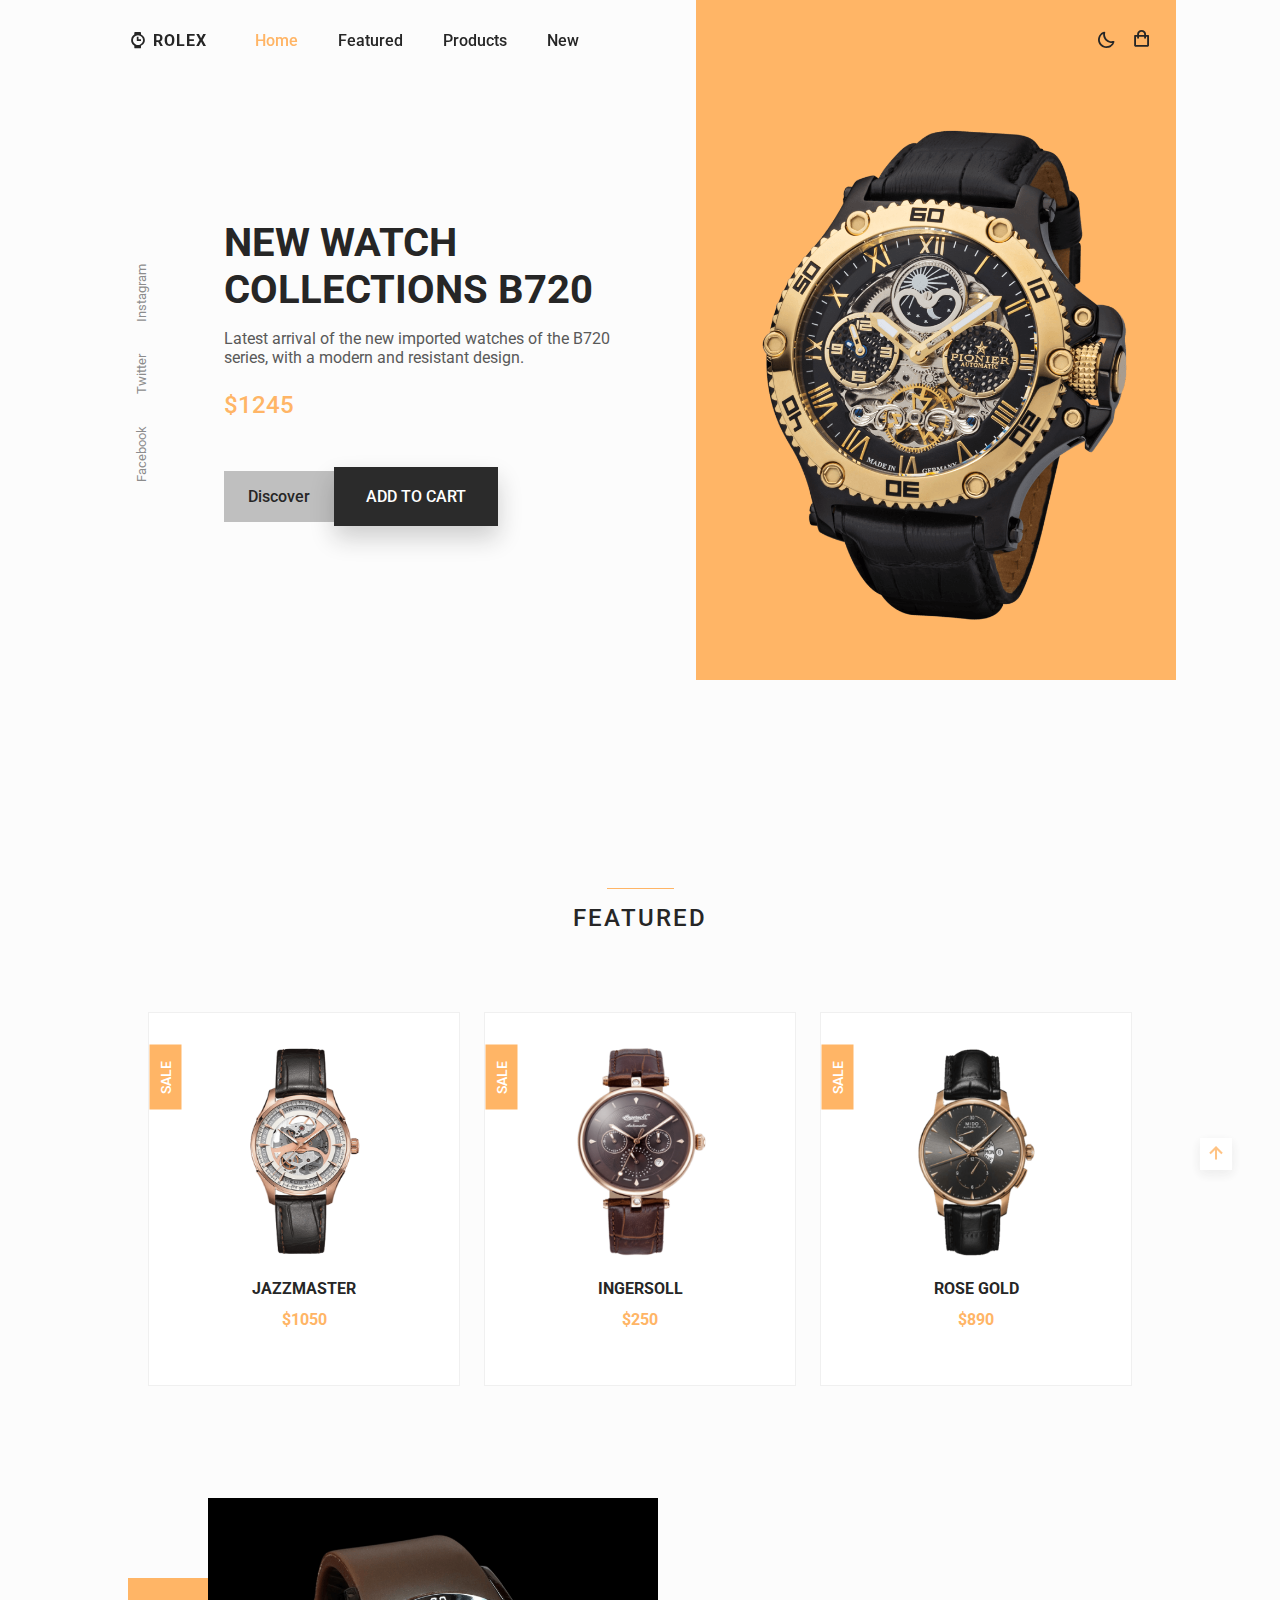
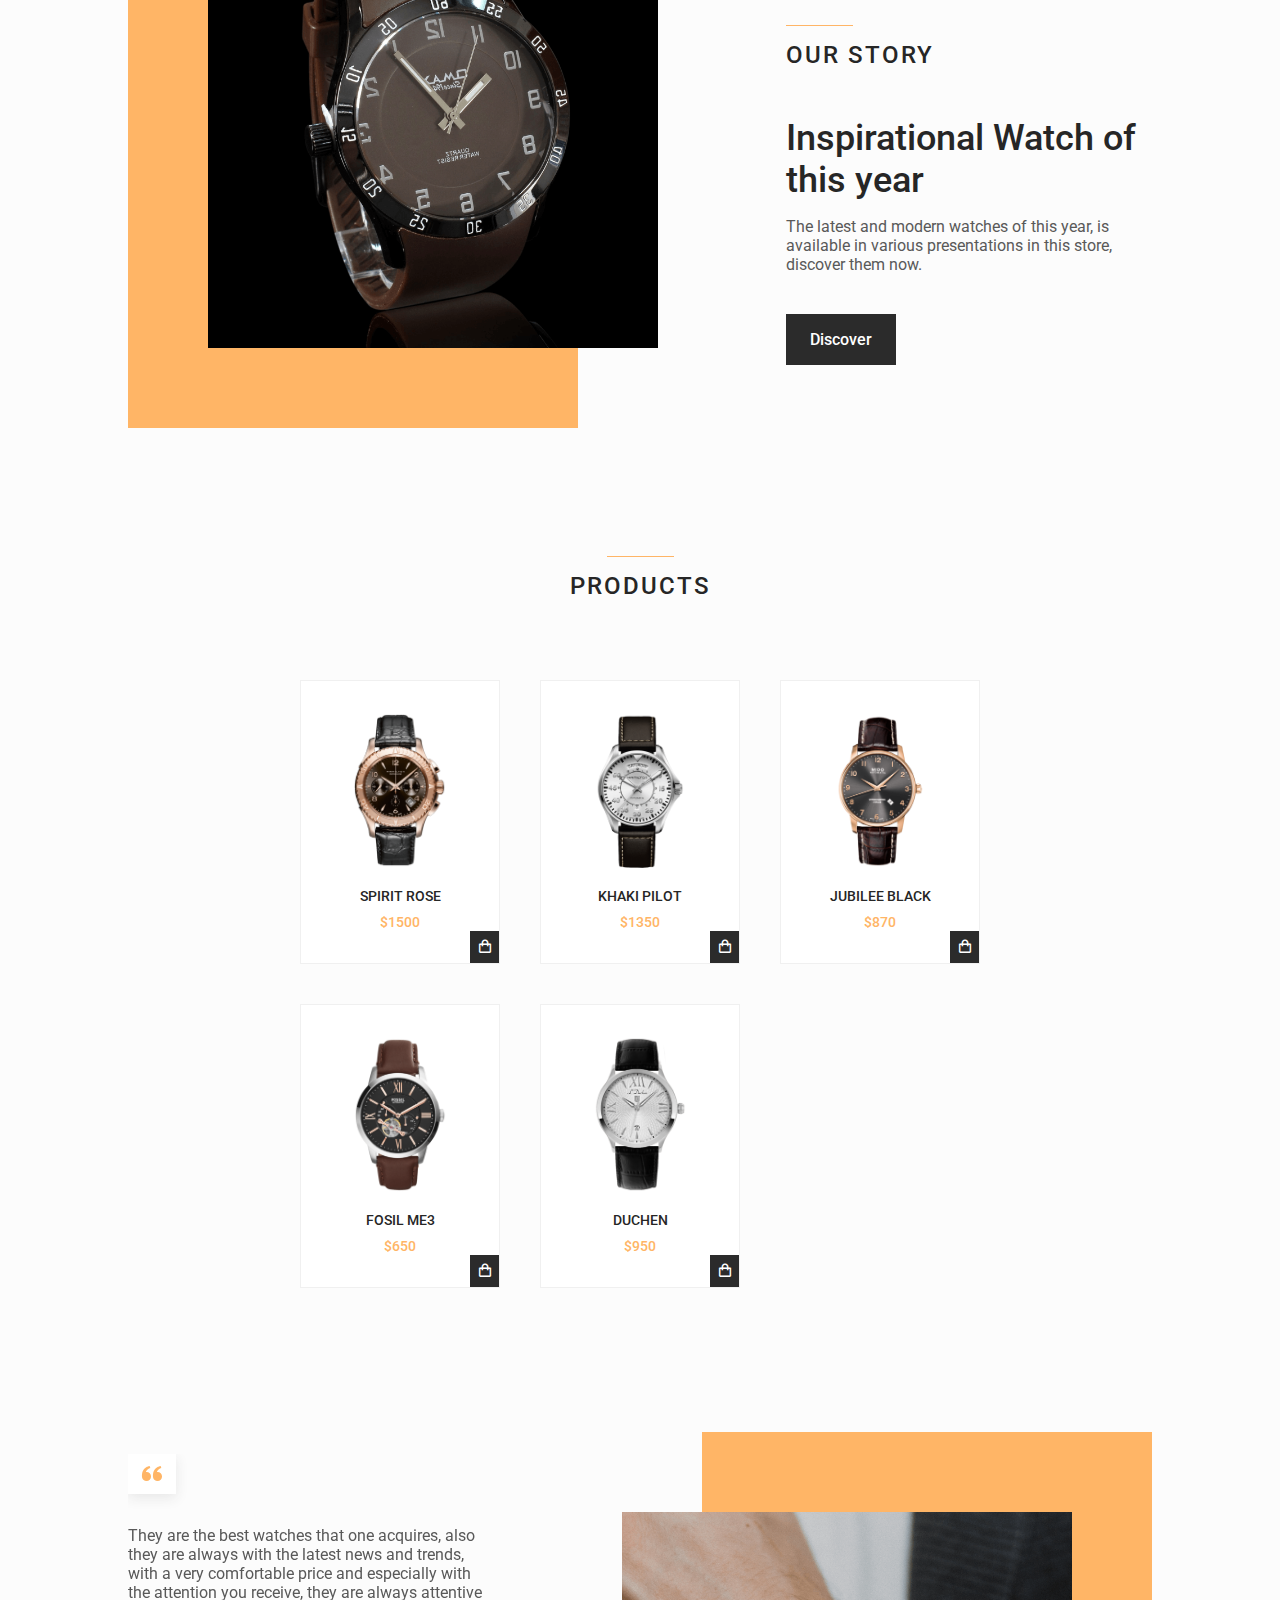
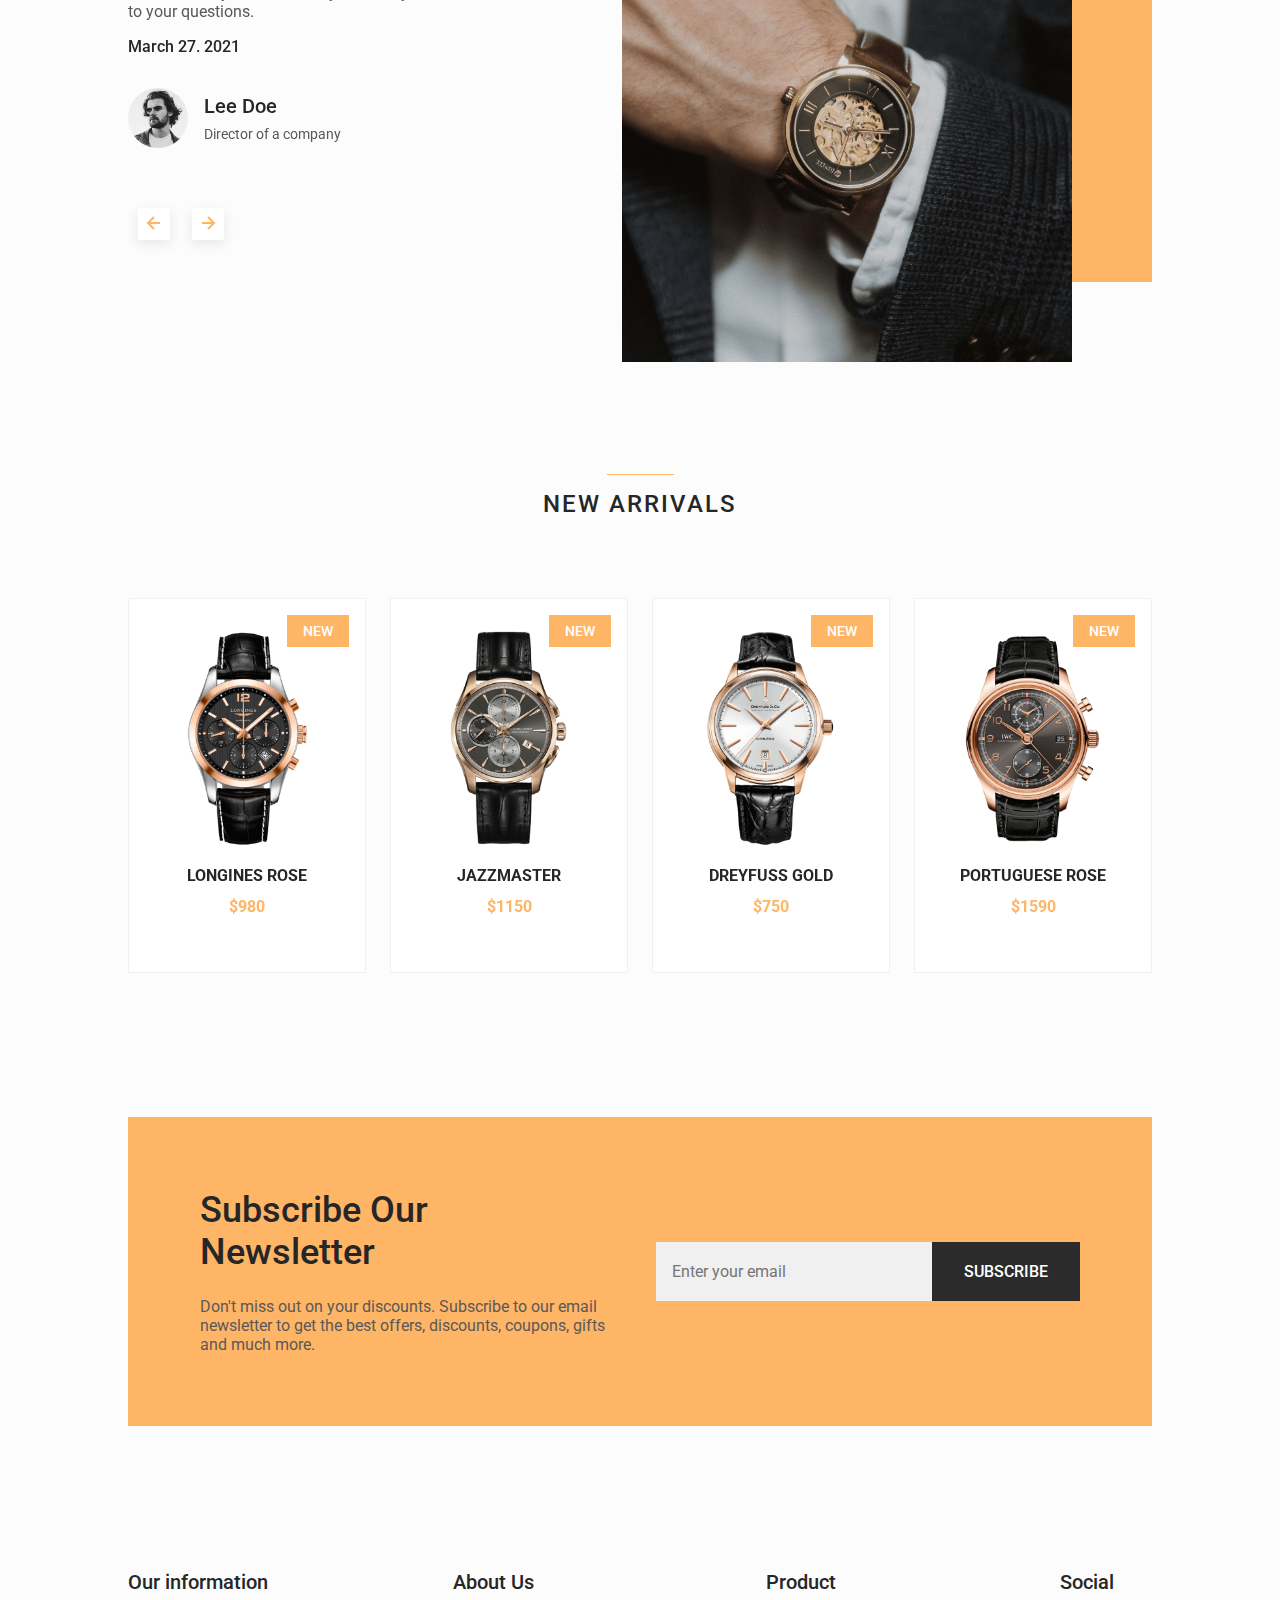
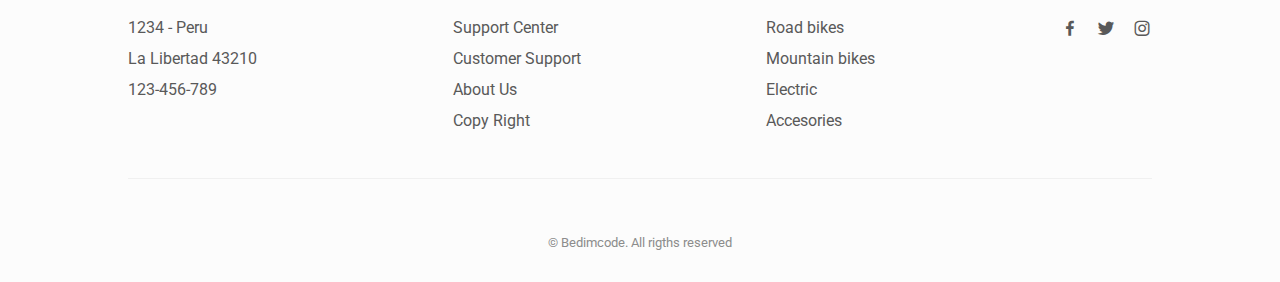
<file: responsive-watches-website-main/index.html>
<!DOCTYPE html>
    <html lang="en">
    <head>
        <meta charset="UTF-8">
        <meta name="viewport" content="width=device-width, initial-scale=1.0">

        <!--=============== FAVICON ===============-->
        <link rel="shortcut icon" href="assets/img/favicon.png" type="image/x-icon">

        <!--=============== BOXICONS ===============-->
        <link rel="stylesheet" href="https://cdn.jsdelivr.net/npm/boxicons@latest/css/boxicons.min.css">

        <!--=============== SWIPER CSS ===============--> 
        <link rel="stylesheet" href="assets/css/swiper-bundle.min.css">

        <!--=============== CSS ===============-->
        <link rel="stylesheet" href="assets/css/styles.css">

        <title>Responsive watches website - Bedimcode</title>
    </head>
    <body>
        <!--==================== HEADER ====================-->
        <header class="header" id="header">
            <nav class="nav container">
                <a href="#" class="nav__logo">
                    <i class='bx bxs-watch nav__logo-icon'></i> Rolex
                </a>

                <div class="nav__menu" id="nav-menu">
                    <ul class="nav__list">
                        <li class="nav__item">
                            <a href="#home" class="nav__link active-link">Home</a>
                        </li>
                        <li class="nav__item">
                            <a href="#featured" class="nav__link">Featured</a>
                        </li>
                        <li class="nav__item">
                            <a href="#products" class="nav__link">Products</a>
                        </li>
                        <li class="nav__item">
                            <a href="#new" class="nav__link">New</a>
                        </li>
                    </ul>

                    <div class="nav__close" id="nav-close">
                        <i class='bx bx-x' ></i>
                    </div>
                </div>

                <div class="nav__btns">
                    <!-- Theme change button -->
                    <i class='bx bx-moon change-theme' id="theme-button"></i>

                    <div class="nav__shop" id="cart-shop">
                        <i class='bx bx-shopping-bag' ></i>
                    </div>

                    <div class="nav__toggle" id="nav-toggle">
                        <i class='bx bx-grid-alt' ></i>
                    </div>
                </div>
            </nav>
        </header>

        <!--==================== CART ====================-->
        <div class="cart" id="cart">
            <i class='bx bx-x cart__close' id="cart-close"></i>

            <h2 class="cart__title-center">My Cart</h2>

            <div class="cart__container">
                <article class="cart__card">
                    <div class="cart__box">
                        <img src="assets/img/featured1.png" alt="" class="cart__img">
                    </div>

                    <div class="cart__details">
                        <h3 class="cart__title">Jazzmaster</h3>
                        <span class="cart__price">$1050</span>

                        <div class="cart__amount">
                            <div class="cart__amount-content">
                                <span class="cart__amount-box">
                                    <i class='bx bx-minus' ></i>
                                </span>

                                <span class="cart__amount-number">1</span>

                                <span class="cart__amount-box">
                                    <i class='bx bx-plus' ></i>
                                </span>
                            </div>

                            <i class='bx bx-trash-alt cart__amount-trash' ></i>
                        </div>
                    </div>
                </article>
                
                <article class="cart__card">
                    <div class="cart__box">
                        <img src="assets/img/featured3.png" alt="" class="cart__img">
                    </div>

                    <div class="cart__details">
                        <h3 class="cart__title">Rose Gold</h3>
                        <span class="cart__price">$850</span>

                        <div class="cart__amount">
                            <div class="cart__amount-content">
                                <span class="cart__amount-box">
                                    <i class='bx bx-minus' ></i>
                                </span>

                                <span class="cart__amount-number">1</span>

                                <span class="cart__amount-box">
                                    <i class='bx bx-plus' ></i>
                                </span>
                            </div>

                            <i class='bx bx-trash-alt cart__amount-trash' ></i>
                        </div>
                    </div>
                </article>

                <article class="cart__card">
                    <div class="cart__box">
                        <img src="assets/img/new1.png" alt="" class="cart__img">
                    </div>

                    <div class="cart__details">
                        <h3 class="cart__title">Longines Rose</h3>
                        <span class="cart__price">$980</span>

                        <div class="cart__amount">
                            <div class="cart__amount-content">
                                <span class="cart__amount-box">
                                    <i class='bx bx-minus' ></i>
                                </span>

                                <span class="cart__amount-number">1</span>

                                <span class="cart__amount-box">
                                    <i class='bx bx-plus' ></i>
                                </span>
                            </div>

                            <i class='bx bx-trash-alt cart__amount-trash' ></i>
                        </div>
                    </div>
                </article>
            </div>

            <div class="cart__prices">
                <span class="cart__prices-item">3 items</span>
                <span class="cart__prices-total">$2880</span>
            </div>
        </div>

        <!--==================== MAIN ====================-->
        <main class="main">
            <!--==================== HOME ====================-->
            <section class="home" id="home">
                <div class="home__container container grid">
                    <div class="home__img-bg">
                        <img src="assets/img/home.png" alt="" class="home__img">
                    </div>
    
                    <div class="home__social">
                        <a href="https://www.facebook.com/" target="_blank" class="home__social-link">
                            Facebook
                        </a>
                        <a href="https://twitter.com/" target="_blank" class="home__social-link">
                            Twitter
                        </a>
                        <a href="https://www.instagram.com/" target="_blank" class="home__social-link">
                            Instagram
                        </a>
                    </div>
    
                    <div class="home__data">
                        <h1 class="home__title">NEW WATCH <br> COLLECTIONS B720</h1>
                        <p class="home__description">
                            Latest arrival of the new imported watches of the B720 series, 
                            with a modern and resistant design.
                        </p>
                        <span class="home__price">$1245</span>

                        <div class="home__btns">
                            <a href="#" class="button button--gray button--small">
                                Discover
                            </a>

                            <button class="button home__button">ADD TO CART</button>
                        </div>
                    </div>
                </div>
            </section>

            <!--==================== FEATURED ====================-->
            <section class="featured section container" id="featured">
                <h2 class="section__title">
                    Featured
                </h2>

                <div class="featured__container grid">
                    <article class="featured__card">
                        <span class="featured__tag">Sale</span>

                        <img src="assets/img/featured1.png" alt="" class="featured__img">

                        <div class="featured__data">
                            <h3 class="featured__title">Jazzmaster</h3>
                            <span class="featured__price">$1050</span>
                        </div>

                        <button class="button featured__button">ADD TO CART</button>
                    </article>

                    <article class="featured__card">
                        <span class="featured__tag">Sale</span>

                        <img src="assets/img/featured2.png" alt="" class="featured__img">

                        <div class="featured__data">
                            <h3 class="featured__title">Ingersoll</h3>
                            <span class="featured__price">$250</span>
                        </div>

                        <button class="button featured__button">ADD TO CART</button>
                    </article>

                    <article class="featured__card">
                        <span class="featured__tag">Sale</span>

                        <img src="assets/img/featured3.png" alt="" class="featured__img">

                        <div class="featured__data">
                            <h3 class="featured__title">Rose gold</h3>
                            <span class="featured__price">$890</span>
                        </div>

                        <button class="button featured__button">ADD TO CART</button>
                    </article>
                </div>
            </section>

            <!--==================== STORY ====================-->
            <section class="story section container">
                <div class="story__container grid">
                    <div class="story__data">
                        <h2 class="section__title story__section-title">
                            Our Story
                        </h2>
    
                        <h1 class="story__title">
                            Inspirational Watch of <br> this year
                        </h1>
    
                        <p class="story__description">
                            The latest and modern watches of this year, is available in various 
                            presentations in this store, discover them now.
                        </p>
    
                        <a href="#" class="button button--small">Discover</a>
                    </div>

                    <div class="story__images">
                        <img src="assets/img/story.png" alt="" class="story__img">
                        <div class="story__square"></div>
                    </div>
                </div>
            </section>

            <!--==================== PRODUCTS ====================-->
            <section class="products section container" id="products">
                <h2 class="section__title">
                    Products
                </h2>

                <div class="products__container grid">
                    <article class="products__card">
                        <img src="assets/img/product1.png" alt="" class="products__img">

                        <h3 class="products__title">Spirit rose</h3>
                        <span class="products__price">$1500</span>

                        <button class="products__button">
                            <i class='bx bx-shopping-bag'></i>
                        </button>
                    </article>

                    <article class="products__card">
                        <img src="assets/img/product2.png" alt="" class="products__img">

                        <h3 class="products__title">Khaki pilot</h3>
                        <span class="products__price">$1350</span>

                        <button class="products__button">
                            <i class='bx bx-shopping-bag'></i>
                        </button>
                    </article>

                    <article class="products__card">
                        <img src="assets/img/product3.png" alt="" class="products__img">

                        <h3 class="products__title">Jubilee black</h3>
                        <span class="products__price">$870</span>

                        <button class="products__button">
                            <i class='bx bx-shopping-bag'></i>
                        </button>
                    </article>

                    <article class="products__card">
                        <img src="assets/img/product4.png" alt="" class="products__img">

                        <h3 class="products__title">Fosil me3</h3>
                        <span class="products__price">$650</span>

                        <button class="products__button">
                            <i class='bx bx-shopping-bag'></i>
                        </button>
                    </article>

                    <article class="products__card">
                        <img src="assets/img/product5.png" alt="" class="products__img">

                        <h3 class="products__title">Duchen</h3>
                        <span class="products__price">$950</span>

                        <button class="products__button">
                            <i class='bx bx-shopping-bag'></i>
                        </button>
                    </article>
                </div>
            </section>

            <!--==================== TESTIMONIAL ====================-->
            <section class="testimonial section container">
                <div class="testimonial__container grid">
                    <div class="swiper testimonial-swiper">
                        <div class="swiper-wrapper">
                            <div class="testimonial__card swiper-slide">
                                <div class="testimonial__quote">
                                    <i class='bx bxs-quote-alt-left' ></i>
                                </div>
                                <p class="testimonial__description">
                                    They are the best watches that one acquires, also they are always with the latest 
                                    news and trends, with a very comfortable price and especially with the attention 
                                    you receive, they are always attentive to your questions.
                                </p>
                                <h3 class="testimonial__date">March 27. 2021</h3>
        
                                <div class="testimonial__perfil">
                                    <img src="assets/img/testimonial1.jpg" alt="" class="testimonial__perfil-img">
        
                                    <div class="testimonial__perfil-data">
                                        <span class="testimonial__perfil-name">Lee Doe</span>
                                        <span class="testimonial__perfil-detail">Director of a company</span>
                                    </div>
                                </div>
                            </div>

                            <div class="testimonial__card swiper-slide">
                                <div class="testimonial__quote">
                                    <i class='bx bxs-quote-alt-left' ></i>
                                </div>
                                <p class="testimonial__description">
                                    They are the best watches that one acquires, also they are always with the latest 
                                    news and trends, with a very comfortable price and especially with the attention 
                                    you receive, they are always attentive to your questions.
                                </p>
                                <h3 class="testimonial__date">March 27. 2021</h3>
        
                                <div class="testimonial__perfil">
                                    <img src="assets/img/testimonial2.jpg" alt="" class="testimonial__perfil-img">
        
                                    <div class="testimonial__perfil-data">
                                        <span class="testimonial__perfil-name">Samantha Mey</span>
                                        <span class="testimonial__perfil-detail">Director of a company</span>
                                    </div>
                                </div>
                            </div>

                            <div class="testimonial__card swiper-slide">
                                <div class="testimonial__quote">
                                    <i class='bx bxs-quote-alt-left' ></i>
                                </div>
                                <p class="testimonial__description">
                                    They are the best watches that one acquires, also they are always with the latest 
                                    news and trends, with a very comfortable price and especially with the attention 
                                    you receive, they are always attentive to your questions.
                                </p>
                                <h3 class="testimonial__date">March 27. 2021</h3>
        
                                <div class="testimonial__perfil">
                                    <img src="assets/img/testimonial3.jpg" alt="" class="testimonial__perfil-img">
        
                                    <div class="testimonial__perfil-data">
                                        <span class="testimonial__perfil-name">Raul Zaman</span>
                                        <span class="testimonial__perfil-detail">Director of a company</span>
                                    </div>
                                </div>
                            </div>
                        </div>
                        
                        <div class="swiper-button-next">
                            <i class='bx bx-right-arrow-alt' ></i>
                        </div>
                        <div class="swiper-button-prev">
                            <i class='bx bx-left-arrow-alt' ></i>
                        </div>
                    </div>

                    <div class="testimonial__images">
                        <div class="testimonial__square"></div>
                        <img src="assets/img/testimonial.png" alt="" class="testimonial__img">
                    </div>
                </div>
            </section>

            <!--==================== NEW ====================-->
            <section class="new section container" id="new">
                <h2 class="section__title">
                    New Arrivals
                </h2>
                
                <div class="new__container">
                    <div class="swiper new-swiper">
                        <div class="swiper-wrapper">
                            <article class="new__card swiper-slide">
                                <span class="new__tag">New</span>
        
                                <img src="assets/img/new1.png" alt="" class="new__img">
        
                                <div class="new__data">
                                    <h3 class="new__title">Longines rose</h3>
                                    <span class="new__price">$980</span>
                                </div>
        
                                <button class="button new__button">ADD TO CART</button>
                            </article>

                            <article class="new__card swiper-slide">
                                <span class="new__tag">New</span>
        
                                <img src="assets/img/new2.png" alt="" class="new__img">
        
                                <div class="new__data">
                                    <h3 class="new__title">Jazzmaster</h3>
                                    <span class="new__price">$1150</span>
                                </div>
        
                                <button class="button new__button">ADD TO CART</button>
                            </article>

                            <article class="new__card swiper-slide">
                                <span class="new__tag">New</span>
        
                                <img src="assets/img/new3.png" alt="" class="new__img">
        
                                <div class="new__data">
                                    <h3 class="new__title">Dreyfuss gold</h3>
                                    <span class="new__price">$750</span>
                                </div>
        
                                <button class="button new__button">ADD TO CART</button>
                            </article>

                            <article class="new__card swiper-slide">
                                <span class="new__tag">New</span>
        
                                <img src="assets/img/new4.png" alt="" class="new__img">
        
                                <div class="new__data">
                                    <h3 class="new__title">Portuguese rose</h3>
                                    <span class="new__price">$1590</span>
                                </div>
        
                                <button class="button new__button">ADD TO CART</button>
                            </article>                       
                        </div>
                    </div>
                </div>
            </section>

            <!--==================== NEWSLETTER ====================-->
            <section class="newsletter section container">
                <div class="newsletter__bg grid">
                    <div>
                        <h2 class="newsletter__title">Subscribe Our <br> Newsletter</h2>
                        <p class="newsletter__description">
                            Don't miss out on your discounts. Subscribe to our email 
                            newsletter to get the best offers, discounts, coupons, 
                            gifts and much more.
                        </p>
                    </div>

                    <form action="" class="newsletter__subscribe">
                        <input type="email" placeholder="Enter your email" class="newsletter__input">
                        <button class="button">
                            SUBSCRIBE
                        </button>
                    </form>
                </div>
            </section>
        </main>

        <!--==================== FOOTER ====================-->
        <footer class="footer section">
            <div class="footer__container container grid">
                <div class="footer__content">
                    <h3 class="footer__title">Our information</h3>

                    <ul class="footer__list">
                        <li>1234 - Peru</li>
                        <li>La Libertad 43210</li>
                        <li>123-456-789</li>
                    </ul>
                </div>
                <div class="footer__content">
                    <h3 class="footer__title">About Us</h3>

                    <ul class="footer__links">
                        <li>
                            <a href="#" class="footer__link">Support Center</a>
                        </li>
                        <li>
                            <a href="#" class="footer__link">Customer Support</a>
                        </li>
                        <li>
                            <a href="#" class="footer__link">About Us</a>
                        </li>
                        <li>
                            <a href="#" class="footer__link">Copy Right</a>
                        </li>
                    </ul>
                </div>

                <div class="footer__content">
                    <h3 class="footer__title">Product</h3>

                    <ul class="footer__links">
                        <li>
                            <a href="#" class="footer__link">Road bikes</a>
                        </li>
                        <li>
                            <a href="#" class="footer__link">Mountain bikes</a>
                        </li>
                        <li>
                            <a href="#" class="footer__link">Electric</a>
                        </li>
                        <li>
                            <a href="#" class="footer__link">Accesories</a>
                        </li>
                    </ul>
                </div>

                <div class="footer__content">
                    <h3 class="footer__title">Social</h3>

                    <ul class="footer__social">
                        <a href="https://www.facebook.com/" target="_blank" class="footer__social-link">
                            <i class='bx bxl-facebook'></i>
                        </a>

                        <a href="https://twitter.com/" target="_blank" class="footer__social-link">
                            <i class='bx bxl-twitter' ></i>
                        </a>

                        <a href="https://www.instagram.com/" target="_blank" class="footer__social-link">
                            <i class='bx bxl-instagram' ></i>
                        </a>
                    </ul>
                </div>
            </div>

            <span class="footer__copy">&#169; Bedimcode. All rigths reserved</span>
        </footer>

        <!--=============== SCROLL UP ===============-->
        <a href="#" class="scrollup" id="scroll-up"> 
            <i class='bx bx-up-arrow-alt scrollup__icon' ></i>
        </a>

        <!--=============== SWIPER JS ===============-->
        <script src="assets/js/swiper-bundle.min.js"></script>

        <!--=============== MAIN JS ===============-->
        <script src="assets/js/main.js"></script>
    </body>
</html>
</file>
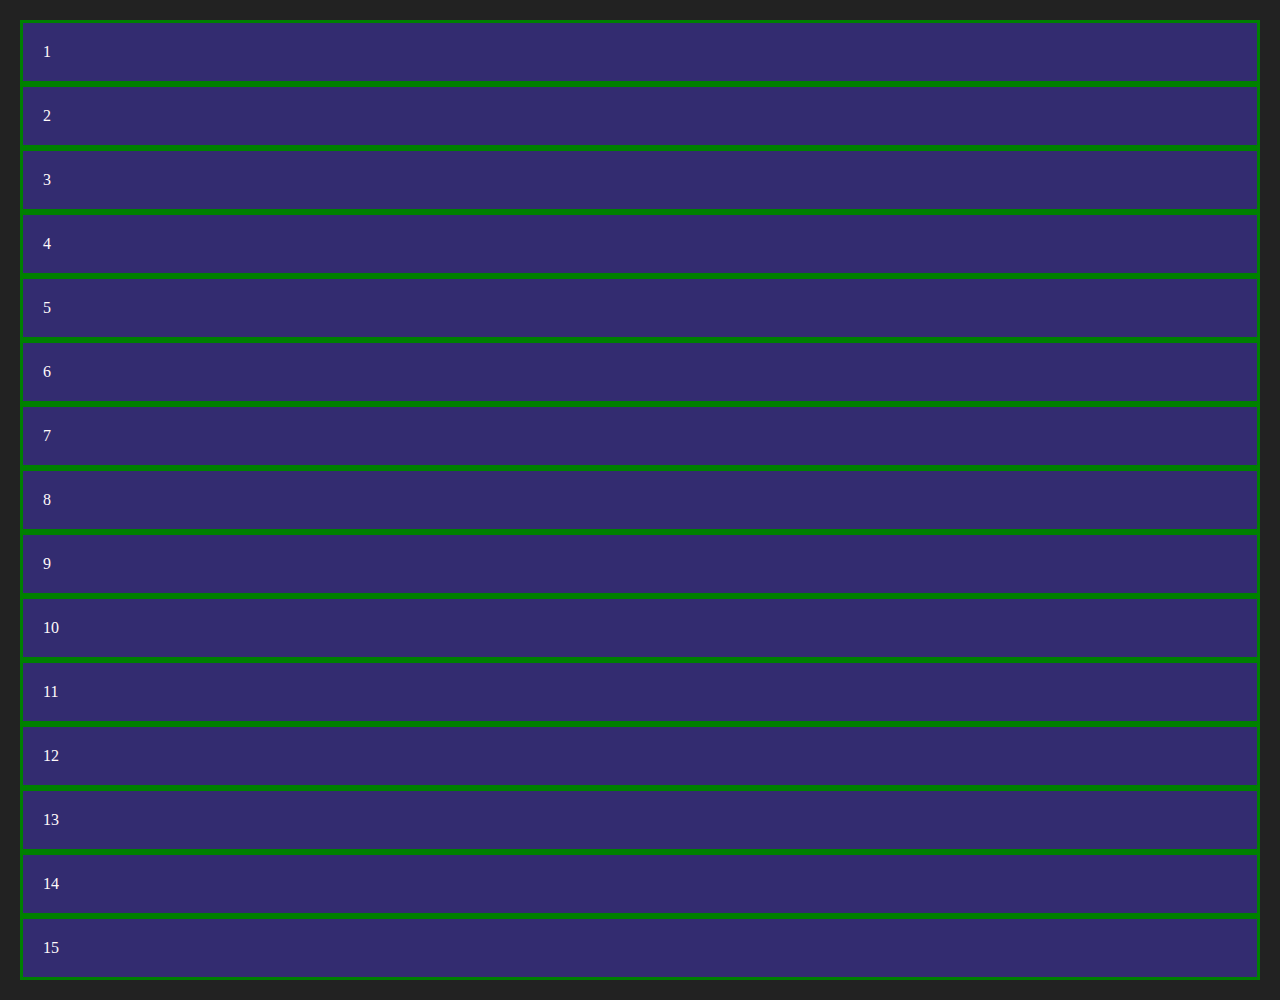
<file: css lessons/17 flex lesson/index.html>
<!DOCTYPE html>
<html lang="en">

<head>
    <meta charset="UTF-8">
    <meta name="viewport" content="width=s, initial-scale=1.0">
    <title>Document</title>
</head>

<body>

    <div class="flex__container">
        <div class="flex__items item-1">
            <div class="flex__content content-1">1</div>
        </div>
        <div class="flex__items item-2">
            <div class="flex__content content-2">2</div>
        </div>
        <div class="flex__items item-3">
            <div class="flex__content content-3">3</div>
        </div>
        <div class="flex__items item-1">
            <div class="flex__content content-1">4</div>
        </div>
        <div class="flex__items item-2">
            <div class="flex__content content-2">5</div>
        </div>
        <div class="flex__items item-3">
            <div class="flex__content content-3">6</div>
        </div>
        <div class="flex__items item-1">
            <div class="flex__content content-1">7</div>
        </div>
        <div class="flex__items item-2">
            <div class="flex__content content-2">8</div>
        </div>
        <div class="flex__items item-3">
            <div class="flex__content content-3">9</div>
        </div>
        <div class="flex__items item-1">
            <div class="flex__content content-1">10</div>
        </div>
        <div class="flex__items item-2">
            <div class="flex__content content-2">11</div>
        </div>
        <div class="flex__items item-3">
            <div class="flex__content content-3">12</div>
        </div>
        <div class="flex__items item-1">
            <div class="flex__content content-1">13</div>
        </div>
        <div class="flex__items item-2">
            <div class="flex__content content-2">14</div>
        </div>
        <div class="flex__items item-3">
            <div class="flex__content content-3">15</div>
        </div>
    </div>

</body>

<style>
    *,
    ::before,
    ::after {
        padding: 0;
        margin: 0;
        transition: 0.5s;
        box-sizing: border-box;
        /* text-align: center; */
    }


    body {
        background-color: #222;
        color: snow;
        padding: 20px;
    }

    .flex__container {
        /* height: 50vh; */
        /* border: 3px solid white; */
        /* display: flex; */
        /* flex-direction: row; */
        /* flex-direction: column; */
        /* display: inline-flex; */
        /* flex-direction: column; */
        /* justify-content: start; */
        /* justify-content: end; */
        /* justify-content: center; */
        /* justify-content: space-between; */
        /* justify-content: space-evenly; */
        /* justify-content: space-around; */
        /* display: inline-flex; */
        /* align-items: stretch; */
        /* align-items: start; */
        /* align-items: end; */
        /* align-items: center; */
        /* align-items: baseline; */
        /* flex-wrap: nowrap; */
        /* flex-wrap: wrap; */
        /* flex-wrap: wrap-reverse; */
    }

    .flex__items {
        /* width: 100%; */
        /* flex-basis: auto; */
        /* flex-basis: 250px; */
        /* flex-basis: 33.333%; */
        border: 3px solid green;
    }

    .flex__content {
        background-color: rgb(51, 44, 112);
        padding: 20px;
    }

    .item-1 {
        /* align-self: start; */
        /* align-self: end; */
        order: 1;
    }

    .item-3 {
        /* align-self: end; */
        order: 3;
    }

    .item-2 {
        /* align-self: center; */
        /* flex-basis: 400px; */
        order: 2;
        /* flex-grow: 0; */
        /* flex-grow: 1; */
        /* flex-shrink: 0; */
        /* flex-shrink: 1; */
        /* flex: 1 1 33.33%; */
    }

    .content-2 {
        /* padding: 50px; */
        /* font-size: 50px; */
    }

    .content-3,
    .content-1 {
        /* padding: 20px;
        font-size: 35px; */
    }
</style>


</html>
</file>
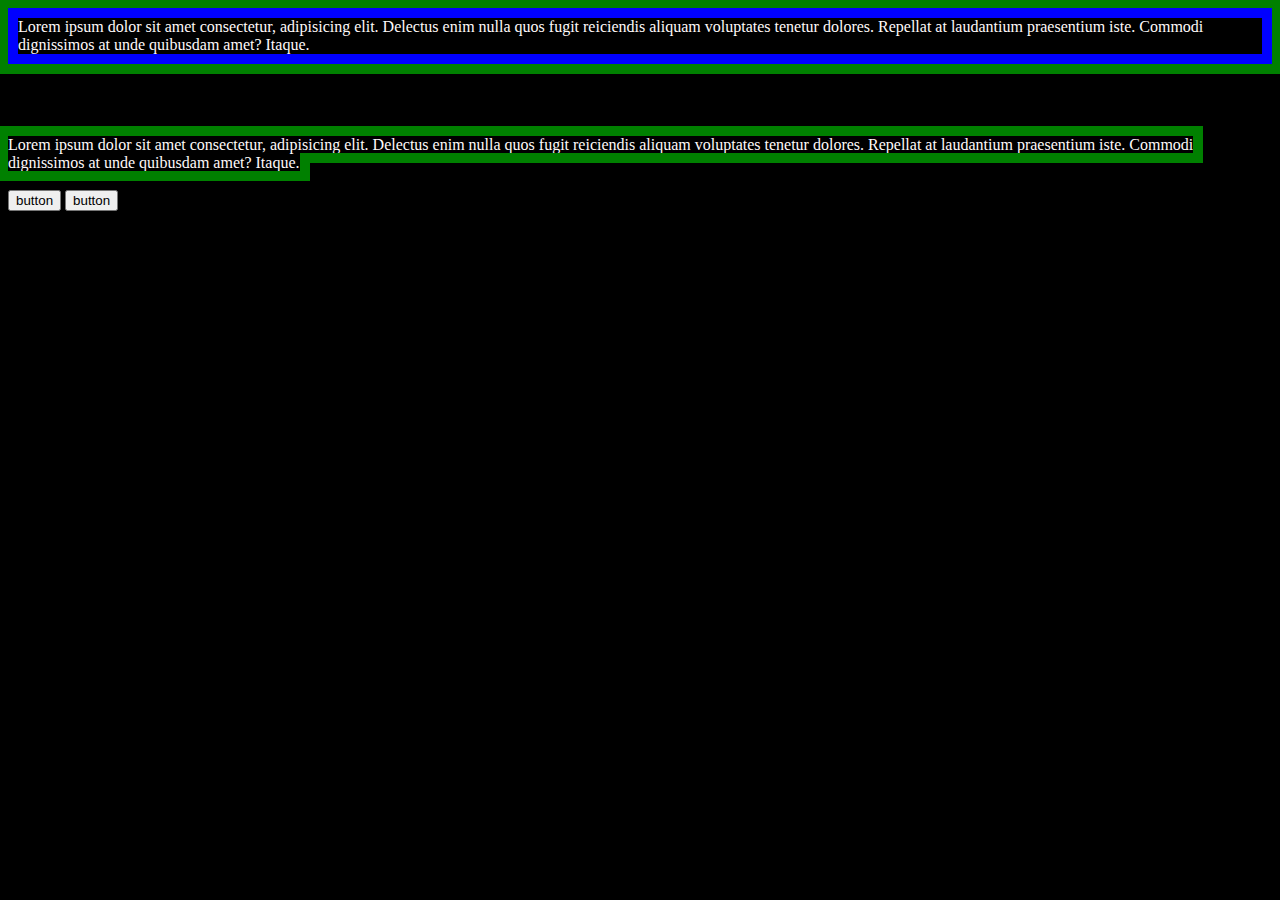
<file: css lessons/border-hover/index.html>
<!DOCTYPE html>
<html lang="en">

<head>
    <meta charset="UTF-8">
    <meta name="viewport" content="width=device-width, initial-scale=1.0">
    <title>Document</title>
    <link rel="stylesheet" href="style.css">
</head>

<body>

    <!-- <main class="m1">
        <span>
            Lorem ipsum dolor sit amet.
            Lorem ipsum dolor sit amet.
            Lorem ipsum dolor sit amet.
            Lorem ipsum dolor sit amet.
            Lorem ipsum dolor sit amet.
            Lorem ipsum dolor sit amet.
            Lorem ipsum dolor sit amet.
        </span>
    </main> -->
    <!-- <main class="m2">

    </main> -->

    <div>
        Lorem ipsum dolor sit amet consectetur,
        adipisicing elit. Delectus enim nulla
        quos fugit reiciendis aliquam voluptates
        tenetur dolores. Repellat at laudantium
        praesentium iste. Commodi dignissimos at
        unde quibusdam amet? Itaque.
    </div>
    <br>
    <br>
    <br>
    <br>
    <span>
        Lorem ipsum dolor sit amet consectetur,
        adipisicing elit. Delectus enim nulla
        quos fugit reiciendis aliquam voluptates
        tenetur dolores. Repellat at laudantium
        praesentium iste. Commodi dignissimos at
        unde quibusdam amet? Itaque.
    </span>
   

    <!-- <a href="#">Lorem ipsum dolor sit amet.</a> -->

    <br>
    <br>
    <button>button</button>
    <button>button</button>
</body>

</html>
</file>
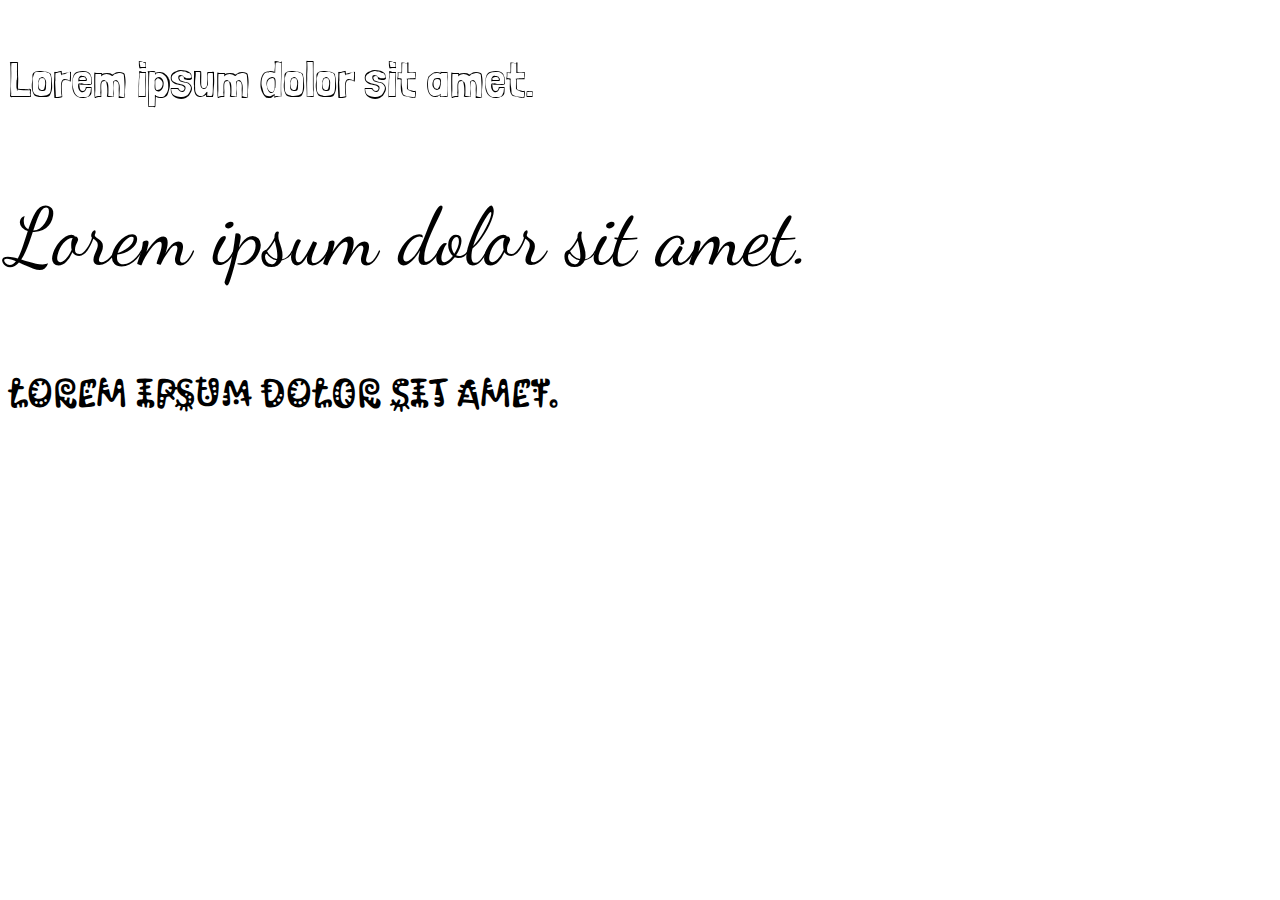
<file: css lessons/font-family/index.html>
<!DOCTYPE html>
<html lang="en">

<head>
    <meta charset="UTF-8">
    <meta name="viewport" content="width=device-width, initial-scale=1.0">
    <title>Font-Family</title>
    <link rel="stylesheet" href="style.css">
    <!-- <link rel="preconnect" href="https://fonts.googleapis.com">
    <link rel="preconnect" href="https://fonts.gstatic.com" crossorigin>
    <link
        href="https://fonts.googleapis.com/css2?family=Dancing+Script:wght@400..700&family=Kablammo&family=Londrina+Sketch&display=swap"
        rel="stylesheet"> -->
</head>

<body>


    <p class="p1">
        Lorem ipsum dolor sit amet.
    </p>
    <p class="p2">
        Lorem ipsum dolor sit amet.
    </p>
    <p class="p3">
        Lorem ipsum dolor sit amet.
    </p>



    <!-- <div class="block1">
        <p>Lorem ipsum dolor sit amet.</p>
    </div>
    <div class="block2">
        <p>Lorem ipsum dolor sit amet.</p>
    </div> -->

</body>

</html>
</file>
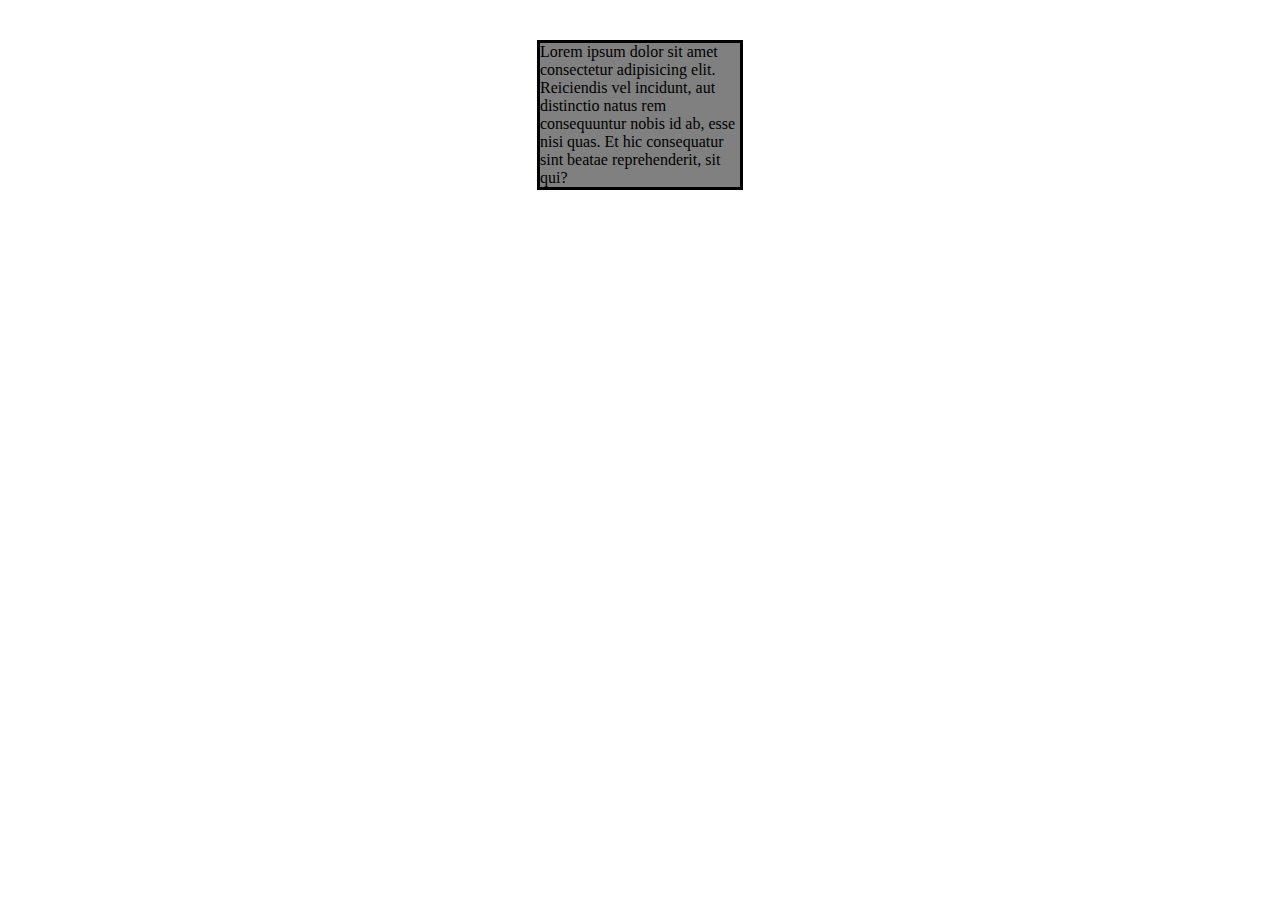
<file: css lessons/margin-padding/index.html>
<!DOCTYPE html>
<html lang="en">

<head>
    <meta charset="UTF-8">
    <meta name="viewport" content="width=device-width, initial-scale=1.0">
    <title>Margin and Padding</title>
    <link rel="stylesheet" href="style.css">
</head>

<body>

    <div>
      <span>
        Lorem ipsum dolor sit amet consectetur adipisicing elit. Reiciendis vel incidunt, aut distinctio natus rem consequuntur nobis id ab, esse nisi quas. Et hic consequatur sint beatae reprehenderit, sit qui?
      </span>
    </div>
    

    <!-- <div>
        <span>
            Lorem ipsum dolor sit amet consectetur adipisicing elit. Ipsam unde accusantium assumenda perspiciatis quibusdam nulla sapiente in reprehenderit eligendi iusto, enim consequuntur sint molestias odit, quas dolorem. Atque, animi optio.
        </span>
    </div> -->

</body>

</html>
</file>
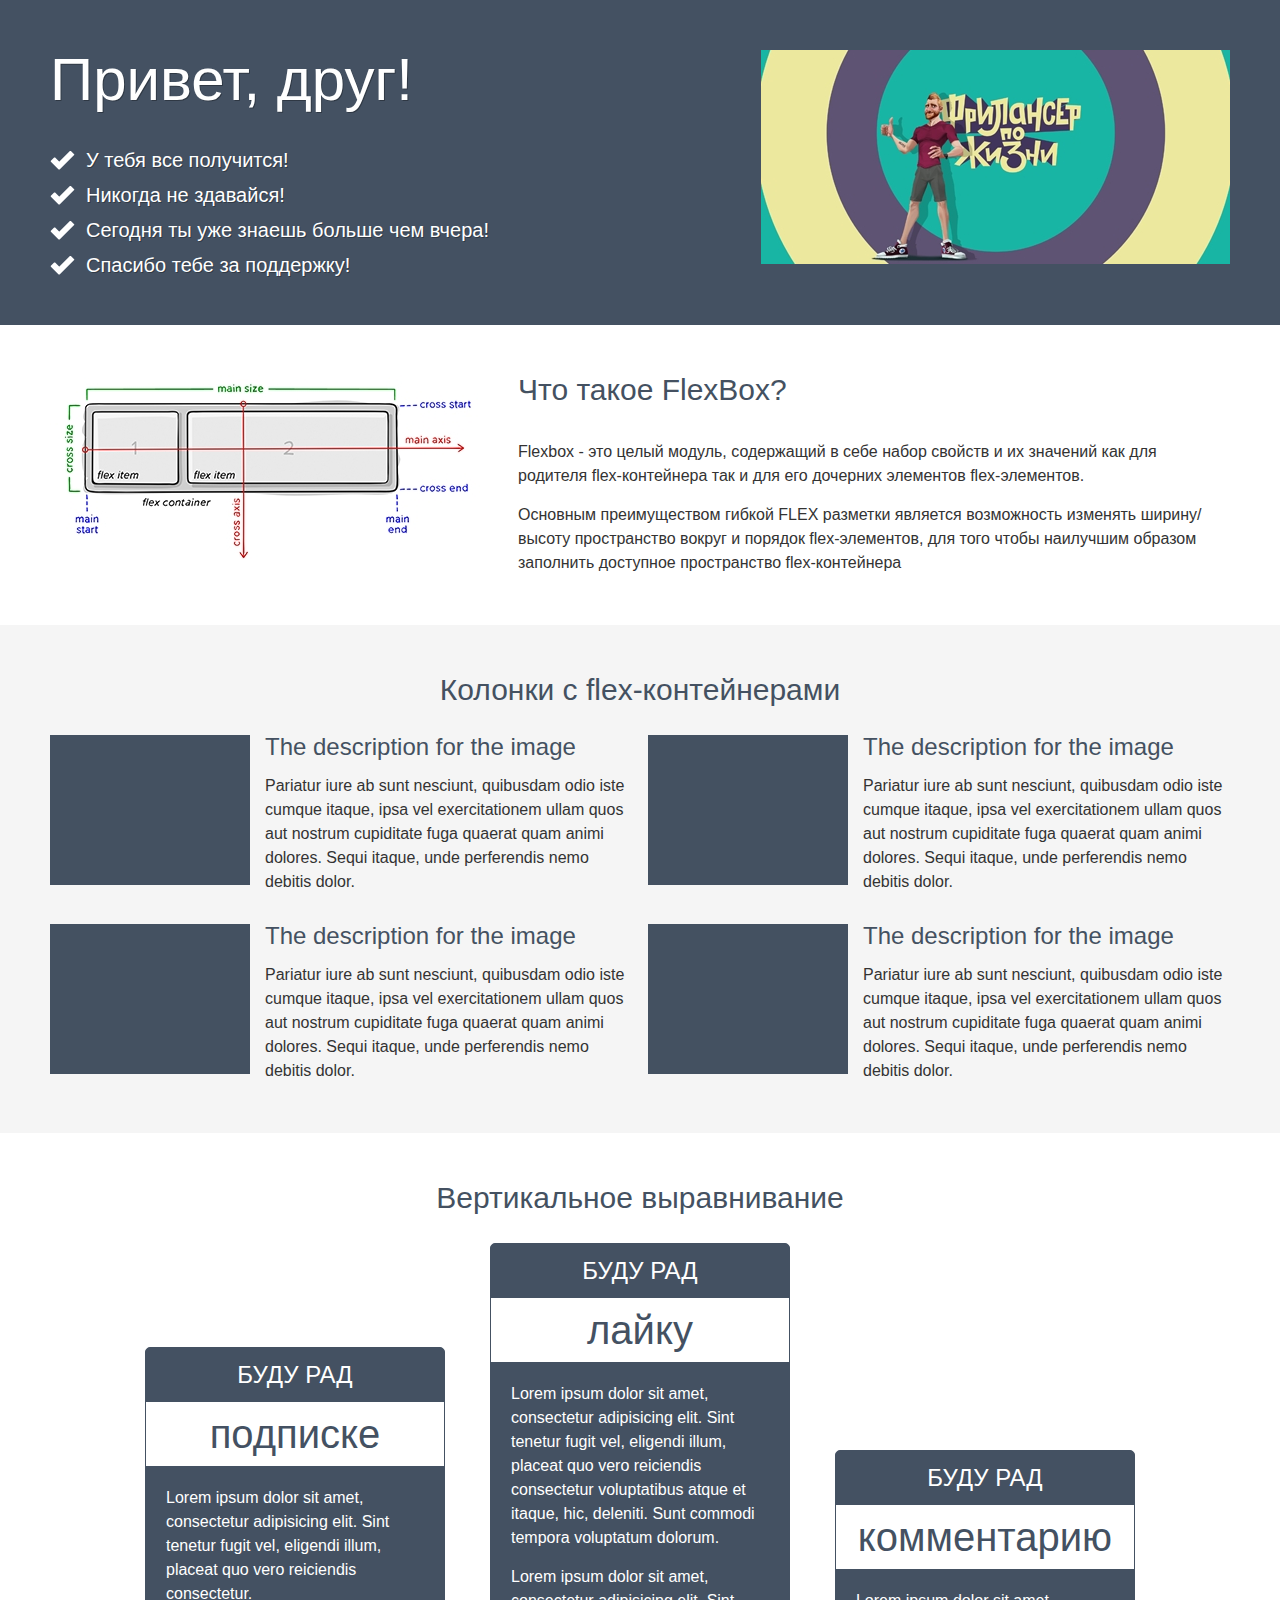
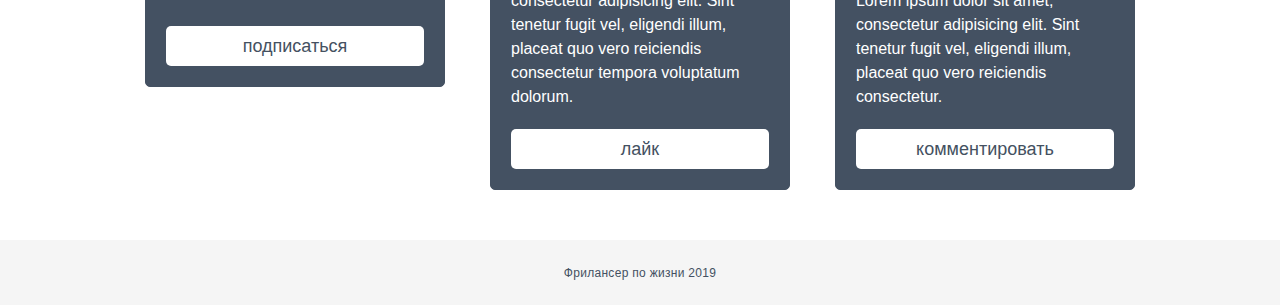
<file: css lessons/17 flex lesson/flex/index.html>
<!-- Сообщаем браузеру как стоит обрабатывать эту страницу -->
<!DOCTYPE html>
<!-- Оболочка документа, указываем язык содержимого -->
<html lang="ru">
	<!-- Заголовок страницы, контейнер для других важных данных (не отображается) -->
	<head>
		<!-- Заголовок страницы в браузере -->
		<title>FLEXBOX</title>
		<!-- Адаптив -->
		<meta name="viewport" content="width=device-width, initial-scale=1.0, maximum-scale=1.0, user-scalable=0" />
		<!-- Подключаем CSS -->
		<link rel="stylesheet" href="css/style.css" />
		<!-- Кодировка страницы -->
		<meta charset="UTF-8">
	</head>
	<!-- Отображаемое тело страницы -->
	<body>
		<div class="wrapper">
			<div class="content">
				<div class="hi">
					<div class='container'>
						<div class="hi__row">
							<div class="hi__body">
								<div class="hi__title">Привет, друг!</div>
								<ul class="hi__list">
									<li>У тебя все получится!</li>
									<li>Никогда не здавайся!</li>
									<li>Сегодня ты уже знаешь больше чем вчера!</li>
									<li>Спасибо тебе за поддержку!</li>
								</ul>
							</div>
							<div class="hi__image">
								<img src="img/image.jpg" alt="">
							</div>
						</div>
					</div>
				</div>
				<div class="what">
					<div class='container'>
						<div class="what__row">
							<div class="what__image">
								<img src="img/image_2.jpg" alt="">
							</div>
							<div class="what__body">
								<div class="what__title title ">Что такое FlexBox?</div>
								<div class="what__text">
									<p>Flexbox - это целый модуль, содержащий в себе набор свойств и их значений как для родителя flex-контейнера так и для его дочерних элементов flex-элементов. </p>
									<p>Основным преимуществом гибкой FLEX разметки является возможность изменять ширину/высоту пространство вокруг и порядок flex-элементов, для того чтобы наилучшим образом заполнить доступное пространство flex-контейнера</p>
								</div>
							</div>
						</div>

					</div>
				</div>
				<div class="columns">
					<div class='container'>
						<div class="columns__title title">Колонки с flex-контейнерами</div>
						<div class="columns__row">
							<div class="columns__column">
								<div class="columns__item item">
									<div class="item__row">
										<div class="item__image"><img src="img/image_3.jpg" alt=""></div>
										<div class="item__body">
											<div class="item__title">The description for the image</div>
											<div class="item__text">Pariatur iure ab sunt nesciunt, quibusdam odio iste cumque itaque, ipsa vel exercitationem ullam quos aut nostrum cupiditate fuga quaerat quam animi dolores. Sequi itaque, unde perferendis nemo debitis dolor.</div>
										</div>
									</div>
								</div>
							</div>
							<div class="columns__column">
								<div class="columns__item item">
									<div class="item__row">
										<div class="item__image"><img src="img/image_3.jpg" alt=""></div>
										<div class="item__body">
											<div class="item__title">The description for the image</div>
											<div class="item__text">Pariatur iure ab sunt nesciunt, quibusdam odio iste cumque itaque, ipsa vel exercitationem ullam quos aut nostrum cupiditate fuga quaerat quam animi dolores. Sequi itaque, unde perferendis nemo debitis dolor.</div>
										</div>
									</div>
								</div>
							</div>
							<div class="columns__column">
								<div class="columns__item item">
									<div class="item__row">
										<div class="item__image"><img src="img/image_3.jpg" alt=""></div>
										<div class="item__body">
											<div class="item__title">The description for the image</div>
											<div class="item__text">Pariatur iure ab sunt nesciunt, quibusdam odio iste cumque itaque, ipsa vel exercitationem ullam quos aut nostrum cupiditate fuga quaerat quam animi dolores. Sequi itaque, unde perferendis nemo debitis dolor.</div>
										</div>
									</div>
								</div>
							</div>
							<div class="columns__column">
								<div class="columns__item item">
									<div class="item__row">
										<div class="item__image"><img src="img/image_3.jpg" alt=""></div>
										<div class="item__body">
											<div class="item__title">The description for the image</div>
											<div class="item__text">Pariatur iure ab sunt nesciunt, quibusdam odio iste cumque itaque, ipsa vel exercitationem ullam quos aut nostrum cupiditate fuga quaerat quam animi dolores. Sequi itaque, unde perferendis nemo debitis dolor.</div>
										</div>
									</div>
								</div>
							</div>
						</div>
					</div>
				</div>
				<div class="vertical">
					<div class='container'>
						<div class="vertical__title title">Вертикальное выравнивание</div>
						<div class="vertical__body">
							<div class="vertical__row">
								<div class="vertical__column vertical__column_1">
									<div class="vertical__item">
										<div class="vertical__subtitle">буду рад</div>
										<div class="vertical__label">подписке</div>
										<div class="vertical__text">Lorem ipsum dolor sit amet, consectetur adipisicing elit. Sint tenetur fugit vel, eligendi illum, placeat quo vero reiciendis consectetur.</div>
										<a href="" class="vertical__btn">подписаться</a>
									</div>
								</div>
								<div class="vertical__column vertical__column_2">
									<div class="vertical__item">
										<div class="vertical__subtitle">буду рад</div>
										<div class="vertical__label">лайку</div>
										<div class="vertical__text">
											<p>Lorem ipsum dolor sit amet, consectetur adipisicing elit. Sint tenetur fugit vel, eligendi illum, placeat quo vero reiciendis consectetur voluptatibus atque et itaque, hic, deleniti. Sunt commodi tempora voluptatum dolorum.</p>
											<p>Lorem ipsum dolor sit amet, consectetur adipisicing elit. Sint tenetur fugit vel, eligendi illum, placeat quo vero reiciendis consectetur tempora voluptatum dolorum.</p>
										</div>
										<a href="" class="vertical__btn">лайк</a>
									</div>
								</div>
								<div class="vertical__column vertical__column_3">
									<div class="vertical__item">
										<div class="vertical__subtitle">буду рад</div>
										<div class="vertical__label">комментарию</div>
										<div class="vertical__text">Lorem ipsum dolor sit amet, consectetur adipisicing elit. Sint tenetur fugit vel, eligendi illum, placeat quo vero reiciendis consectetur.</div>
										<a href="" class="vertical__btn">комментировать</a>
									</div>
								</div>
							</div>
						</div>

					</div>
				</div>
			</div>
			<footer class="footer">
				<div class='container'>
					<div class="footer__row">
						<div class="footer__text">Фрилансер по жизни 2019</div>
					</div>
				</div>
			</footer>
		</div>
	</body>
</html>
</file>
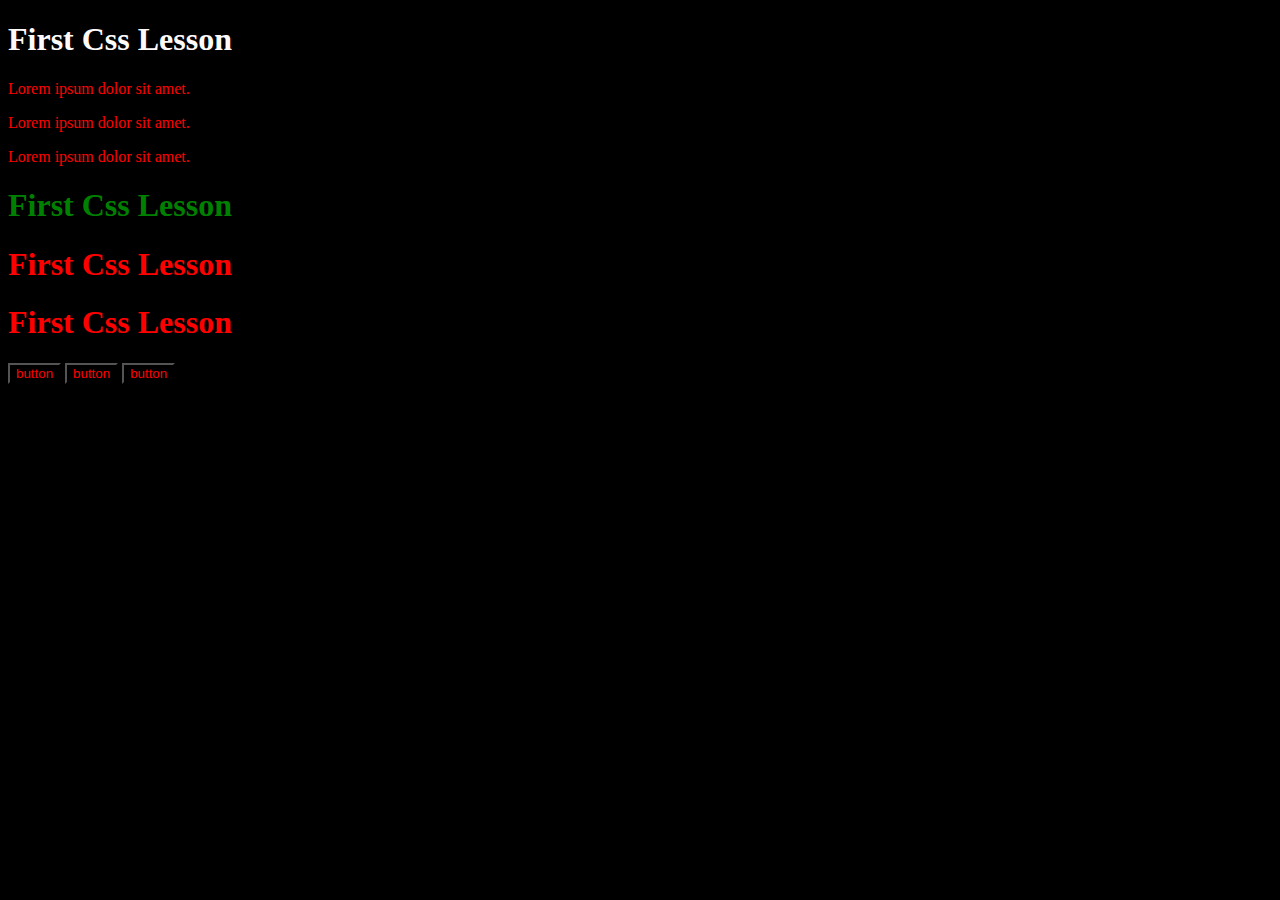
<file: css lessons/css lessons/1 first lesson/index.html>
<!DOCTYPE html>
<html lang="en">

<head>
    <meta charset="UTF-8">
    <meta name="viewport" content="width=device-width, initial-scale=1.0">
    <title>First Css Lesson</title>
    <link rel="stylesheet" href="style.css">
</head>

<body>

    <!-- <div>
        <h1>First Css Lesson</h1>
    </div>
    <h1>First Css Lesson</h1> -->

    <h1 style="color: snow;">First Css Lesson</h1>
    <main>
        <p>Lorem ipsum dolor sit amet.</p>
        <div>
            <p class="testclass">Lorem ipsum dolor sit amet.</p>
            <aside>
                <p id="testid">Lorem ipsum dolor sit amet.</p>
            </aside>
        </div>
    </main>

    <h1 style=" color: green;">First Css Lesson</h1>
    <h1 style="">First Css Lesson</h1>
    <h1 style="">First Css Lesson</h1>
    <!-- <nav></nav> -->
    <!-- <main></main> -->
    <!-- <section></section> -->
    <!-- <aside></aside> -->
    <!-- <header></header> -->
    <!-- <footer></footer> -->

    <button>button</button>
    <button>button</button>
    <button>button</button>
</body>
<style>
    /* button {
        background-color: green;
        color: snow;
    } */
</style>

</html>
</file>
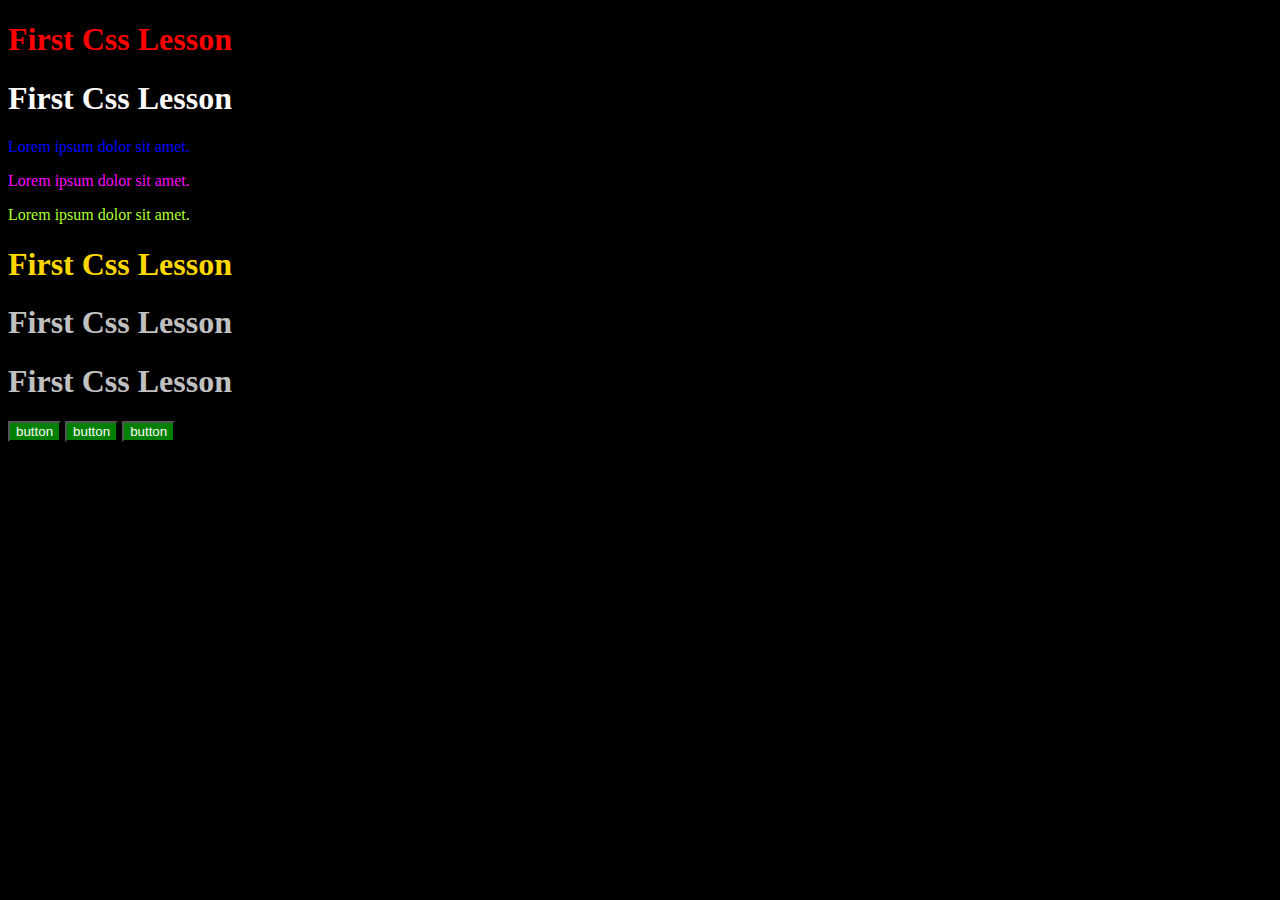
<file: html lessons/exercise/copy-folder/first-lesson/index.html>
<!DOCTYPE html>
<html lang="en">

<head>
    <meta charset="UTF-8">
    <meta name="viewport" content="width=device-width, initial-scale=1.0">
    <title>First Css Lesson</title>
    <link rel="stylesheet" href="style.css">
</head>

<body>

    <div>
        <h1>First Css Lesson</h1>
    </div>

    <h1 style="color: snow;">First Css Lesson</h1>
    <main>
        <p>Lorem ipsum dolor sit amet.</p>
        <div>
            <p class="testclass">Lorem ipsum dolor sit amet.</p>
            <aside>
                <p id="testid">Lorem ipsum dolor sit amet.</p>
            </aside>
        </div>
    </main>
    <h1 style="">First Css Lesson</h1>
    <h1 style="">First Css Lesson</h1>
    <h1 style="">First Css Lesson</h1>
    <!-- <nav></nav> -->
    <!-- <main></main> -->
    <!-- <section></section> -->
    <!-- <aside></aside> -->
    <!-- <header></header> -->
    <!-- <footer></footer> -->

    <button>button</button>
    <button>button</button>
    <button>button</button>
</body>
<style>
    button {
        background-color: green;
        color: snow;
    }
</style>

</html>
</file>
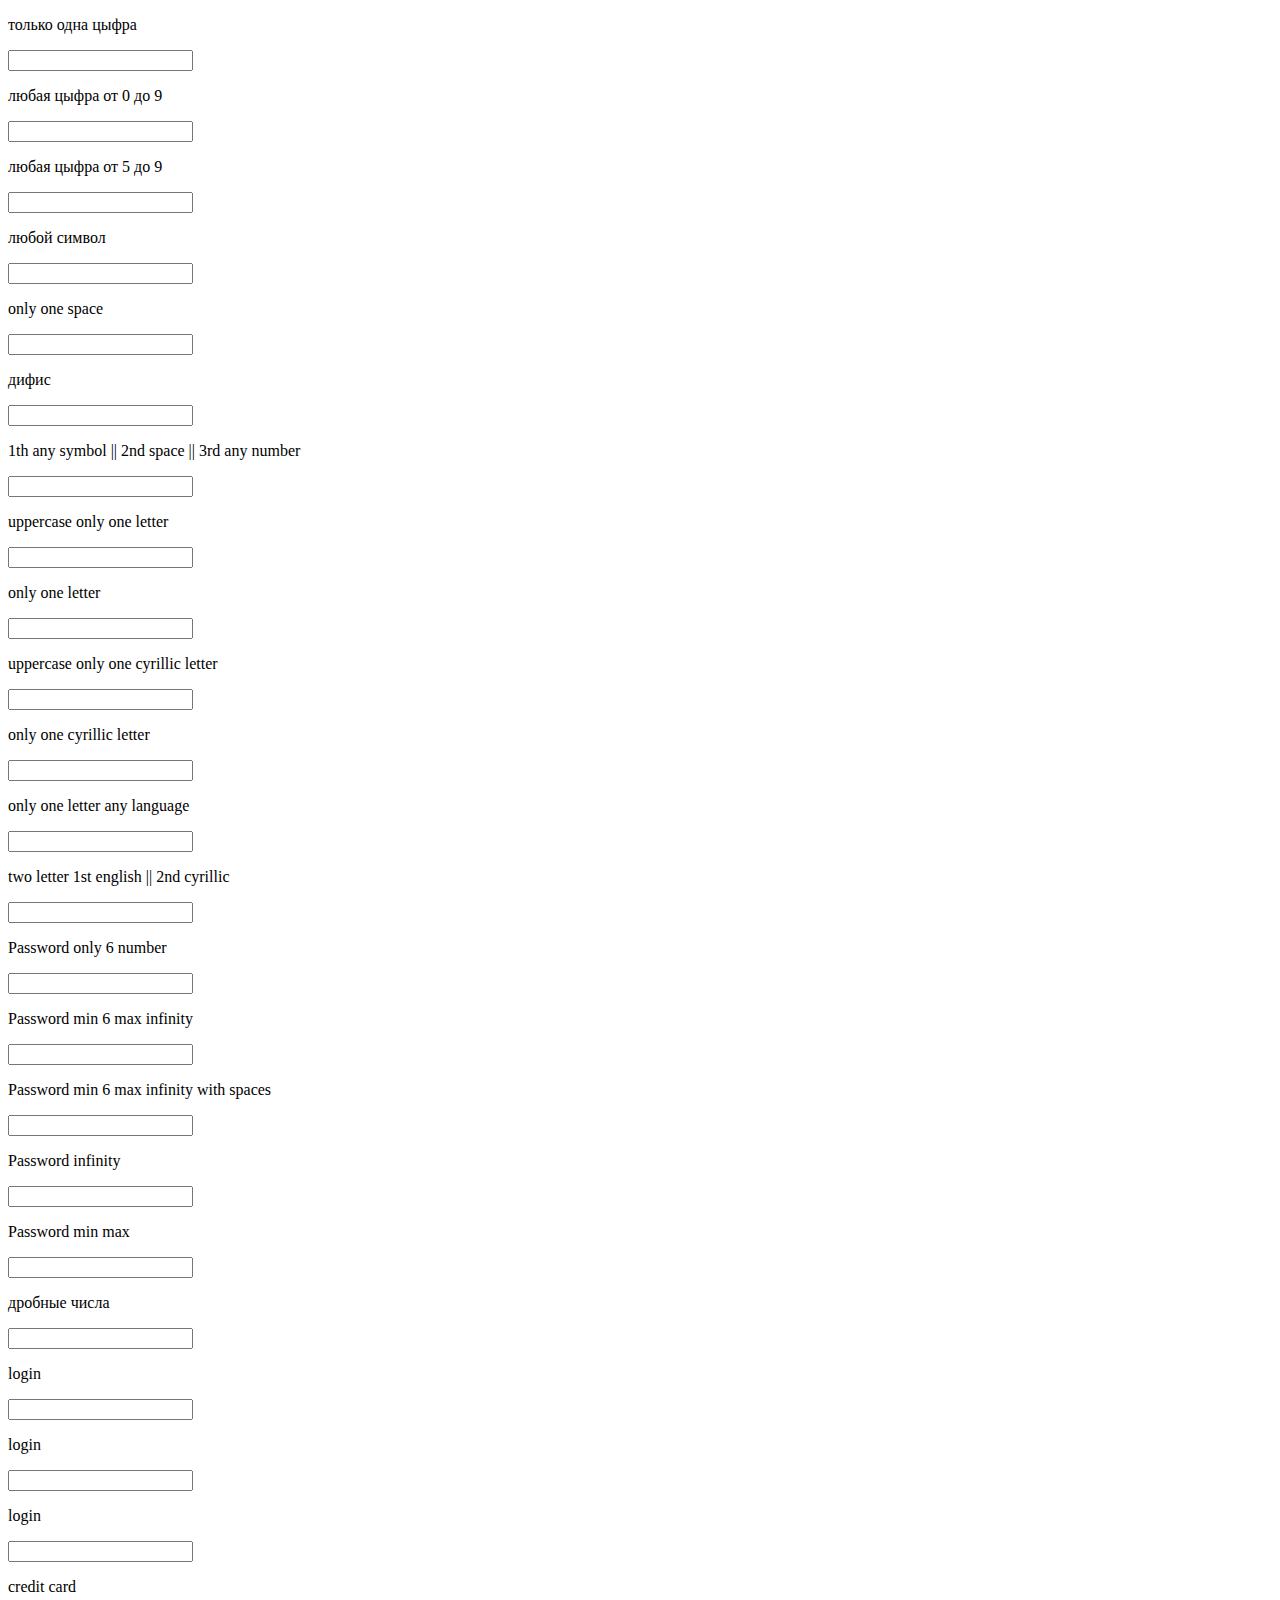
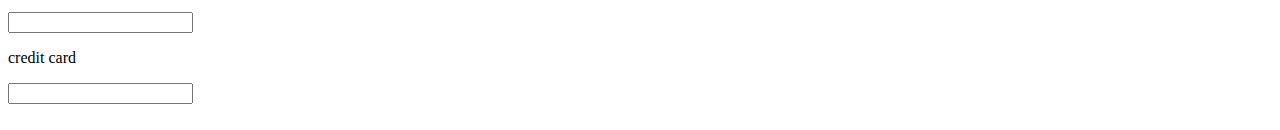
<file: css lessons/pattern.html>
<!DOCTYPE html>
<html lang="en">

<head>
    <meta charset="UTF-8">
    <meta name="viewport" content="width=device-width, initial-scale=1.0">
    <title>Document</title>
</head>

<body>

    <form action="#" method="post">
        <p>только одна цыфра</p>
        <input id="phone" type="tel" pattern="\d">
        <p>любая цыфра от 0 до 9</p>
        <input id="phone2" type="tel" pattern="[0-9]">
        <p>любая цыфра от 5 до 9</p>
        <input id="phone3" type="tel" pattern="[5-9]">
        <p>любой символ</p>
        <input id="phone4" type="tel" pattern="[\D]">   
        <p>only one space</p>
        <input id="phone4" type="tel" pattern="[\s]">
        <p>дифиc</p>
        <input id="phone4" type="tel" pattern="[\-]">
        <p>1th any symbol  ||  2nd space  ||  3rd any number </p>
        <input id="phone4" type="tel" pattern="[\D\s\d]">
        <p>uppercase only one letter</p>
        <input id="phone4" type="tel" pattern="[A-Z]">
        <p>only one letter </p>
        <input id="phone4" type="tel" pattern="[A-Za-z]">
        <p>uppercase only one cyrillic letter </p>
        <input id="phone4" type="tel" pattern="[А-Я]">
        <p>only one cyrillic letter </p>
        <input id="phone4" type="tel" pattern="[А-Яа-яЁё]">
        <p>only one letter any language </p>
        <input id="phone4" type="tel" pattern="[A-Za-zА-Яа-яЁё]">
        <p>two letter 1st english || 2nd cyrillic</p>
        <input id="phone4" type="tel" pattern="[A-Za-z][А-Яа-яЁё]">
        <p>Password only 6 number</p>
        <input id="phone4" type="text" pattern="[0-9]{6}">
        <p>Password min 6 max infinity</p>
        <input id="phone4" type="text" pattern="[A-Z0-9]{6,}">
        <p>Password min 6 max infinity with spaces</p>
        <input id="phone4" type="text" pattern="[A-Z0-9\s]{6,}">
        <p>Password infinity </p>
        <input id="phone4" type="text" pattern="[A-Z0-9\s]+">
        <p>Password min max</p>
        <input id="phone4" type="text" pattern="[A-Za-z0-9\s]{6,11}">
        <p>дробные числа</p>
        <input id="phone4" type="text" pattern="\d+(\.\d{1,})?">
        <p>login</p>
        <input id="phone4" type="text" pattern="[a-z]\d+">
        <p>login</p>
        <input id="phone4" type="text" pattern="(ac|ab|aa)\d+">
        <p>login</p>
        <input id="phone4" type="text" pattern="(ac|ab|aa)?\d+">
        <p>credit card</p>
        <input id="phone4" type="text" pattern="\d{4}\s\d{4}\s\d{4}\s\d{4}">
        <p>credit card</p>
        <input id="phone4" type="text" pattern="\d{4}[\-]\d{4}[\-]\d{4}[\-]\d{4}">
        <br>
        <br>
    </form>


</body>
<style>
    input:invalid {
        animation: shake 0.82s cubic-bezier(.36, .07, .19, .97) both;
        transform: translate3d(0, 0, 0);
        backface-visibility: hidden;
        perspective: 1000px;
        background-color: darkred;
        color: white;
    }

    @keyframes shake {

        10%,
        90% {
            transform: translate3d(-1px, 0, 0);
        }

        20%,
        80% {
            transform: translate3d(2px, 0, 0);
        }

        30%,
        50%,
        70% {
            transform: translate3d(-4px, 0, 0);
        }

        40%,
        60% {
            transform: translate3d(4px, 0, 0);
        }
    }
</style>

</html>
</file>
<file: responsive-watches-website-main/assets/css/styles.css>
/*=============== GOOGLE FONTS ===============*/
@import url("https://fonts.googleapis.com/css2?family=Roboto:wght@400;500;700&display=swap");

/*=============== VARIABLES CSS ===============*/
:root {
  --header-height: 3.5rem;

  /*========== Colors ==========*/
  --first-color: hsl(31, 100%, 70%);
  --button-color: hsl(0, 0%, 17%);
  --button-color-alt: hsl(0, 0%, 21%);
  --title-color: hsl(0, 0%, 15%);
  --text-color: hsl(0, 0%, 35%);
  --text-color-light: hsl(0, 0%, 55%);
  --body-color: hsl(0, 0%, 99%);
  --container-color: #fff;
  --border-color: hsl(0, 0%, 94%);

  /*========== Font and typography ==========*/
  --body-font: 'Roboto', sans-serif;
  --biggest-font-size: 2rem;
  --h1-font-size: 1.5rem;
  --h2-font-size: 1.25rem;
  --h3-font-size: 1rem;
  --normal-font-size: .938rem;
  --small-font-size: .813rem;
  --smaller-font-size: .75rem;

  /*========== Font weight ==========*/
  --font-medium: 500;
  --font-bold: 700;

  /*========== Margenes Bottom ==========*/
  --mb-0-5: .5rem;
  --mb-0-75: .75rem;
  --mb-1: 1rem;
  --mb-1-5: 1.5rem;
  --mb-2: 2rem;
  --mb-2-5: 2.5rem;
  --mb-3: 3rem;

  /*========== z index ==========*/
  --z-tooltip: 10;
  --z-fixed: 100;
}

@media screen and (min-width: 968px) {
  :root {
    --biggest-font-size: 2.5rem;
    --h1-font-size: 2.25rem;
    --h2-font-size: 1.5rem;
    --h3-font-size: 1.25rem;
    --normal-font-size: 1rem;
    --small-font-size: .875rem;
    --smaller-font-size: .813rem;
  }
}

/*=============== BASE ===============*/
* {
  box-sizing: border-box;
  padding: 0;
  margin: 0;
}

html {
  scroll-behavior: smooth;
}

body,
button,
input {
  font-family: var(--body-font);
  font-size: var(--normal-font-size);
}

body {
  margin: 0;
  background-color: var(--body-color);
  color: var(--text-color);
  /*For animation dark mode*/
  transition: .4s;
}

h1, h2, h3, h4 {
  color: var(--title-color);
  font-weight: var(--font-medium);
}

ul {
  list-style: none;
}

a {
  text-decoration: none;
}

img {
  max-width: 100%;
  height: auto;
}

button {
  cursor: pointer;
  border: none;
  outline: none;
}

/*=============== THEME ===============*/
/*========== Variables Dark theme ==========*/
body.dark-theme {
  --first-color: hsl(31, 76%, 74%);
  --button-color: hsl(0, 0%, 24%);
  --button-color-alt: hsl(0, 0%, 28%);
  --title-color: hsl(0, 0%, 95%);
  --text-color: hsl(0, 0%, 75%);
  --body-color: hsl(0, 0%, 12%);
  --container-color: hsl(0, 0%, 16%);
  --border-color: hsl(0, 0%, 20%);
}

/*========== Button Dark/Light ==========*/
.change-theme {
  color: var(--title-color);
  font-size: 1.25rem;
  cursor: pointer;
}

/*========== 
    Color changes in some parts of 
    the website, in dark theme 
==========*/
.dark-theme .change-theme,
.dark-theme .nav__toggle,
.dark-theme .nav__shop,
.dark-theme .button--gray {
  color: hsl(0, 0%, 15%);
}

.dark-theme .scroll-header {
  box-shadow: 0 1px 4px hsla(0, 0%, 4%, .3);
}

.scroll-header .change-theme,
.scroll-header .nav__toggle,
.scroll-header .nav__shop {
  color: var(--title-color);
}

.dark-theme::-webkit-scrollbar {
  background: hsl(0, 0%, 30%);
}

/*=============== REUSABLE CSS CLASSES ===============*/
.container {
  max-width: 1024px;
  margin-left: var(--mb-1-5);
  margin-right: var(--mb-1-5);
}

.grid {
  display: grid;
}

.main {
  overflow: hidden;
}

.section {
  padding: 6.5rem 0 1rem;
}

.section__title {
  position: relative;
  font-size: var(--h3-font-size);
  margin-bottom: var(--mb-3);
  text-transform: uppercase;
  letter-spacing: 2px;
  text-align: center;
}

.section__title::before {
  content: '';
  position: absolute;
  top: -1rem;
  left: 0;
  right: 0;
  margin: 0 auto;
  width: 67px;
  height: 1px;
  background-color: var(--first-color);
}

/*=============== HEADER & NAV ===============*/
.header {
  width: 100%;
  background: transparent;
  position: fixed;
  top: 0;
  left: 0;
  z-index: var(--z-fixed);
  /*For animation dark mode*/
  transition: .4s;
}

.nav {
  height: var(--header-height);
  display: flex;
  justify-content: space-between;
  align-items: center;
}

.nav__logo, 
.nav__toggle, 
.nav__shop, 
.nav__close {
  color: var(--title-color);
}

.nav__logo {
  text-transform: uppercase;
  font-weight: var(--font-bold);
  letter-spacing: 1px;
  display: inline-flex;
  align-items: center;
  column-gap: .25rem;
}

.nav__logo-icon {
  font-size: 1.25rem;
}

.nav__btns {
  display: flex;
  align-items: center;
  column-gap: 1rem;
}

.nav__toggle, 
.nav__shop {
  font-size: 1.25rem;
  cursor: pointer;
}

@media screen and (max-width: 767px) {
  .nav__menu {
    position: fixed;
    background-color: var(--body-color);
    top: 0;
    right: -100%;
    width: 100%;
    height: 100%;
    padding: 6rem 2rem 3.5rem;
    transition: .3s;
  }
}

.nav__list {
  display: flex;
  flex-direction: column;
  align-items: center;
  row-gap: 2rem;
}

.nav__link {
  color: var(--title-color);
  font-weight: var(--font-medium);
  text-transform: uppercase;
  font-size: var(--h2-font-size);
  transition: .3s;
}

.nav__link:hover {
  color: var(--first-color);
}

.nav__close {
  font-size: 2rem;
  position: absolute;
  top: .9rem;
  right: 1.25rem;
  cursor: pointer;
}

/* Show menu */
.show-menu {
  right: 0;
}

/* Change background header */
.scroll-header {
  background-color: var(--body-color);
  box-shadow: 0 1px 4px hsla(0, 4%, 15%, .10);
}

/* Active link */
.active-link {
  color: var(--first-color);
}

/*=============== HOME ===============*/
.home__container {
  position: relative;
  row-gap: 2.5rem;
}

.home__img {
  width: 240px;
}

.home__img-bg {
  background-color: var(--first-color);
  width: 258px;
  height: 430px;
  padding-bottom: 2rem;
  display: flex;
  justify-content: center;
  align-items: flex-end;
  justify-self: flex-end;
  transform: translateX(1.5rem);
}

.home__social {
  position: absolute;
  top: 35%;
  left: -5rem;
  transform: rotate(-90deg);
  display: flex;
  column-gap: 1rem;
}

.home__social-link {
  font-size: var(--smaller-font-size);
  color: var(--text-color-light);
  transition: .3s;
}

.home__social-link:hover {
  color: var(--title-color);
}

.home__title {
  font-size: var(--biggest-font-size);
  font-weight: var(--font-bold);
  margin-bottom: var(--mb-1);
}

.home__description {
  margin-bottom: var(--mb-1-5);
}

.home__price {
  display: inline-block;
  font-size: var(--h2-font-size);
  font-weight: var(--font-medium);
  color: var(--first-color);
  margin-bottom: var(--mb-3);
}

.home__btns {
  display: flex;
  align-items: center;
}

.home__button {
  box-shadow: 0 12px 24px hsla(0, 0%, 10%, .2);
}

/*=============== BUTTONS ===============*/
.button {
  display: inline-block;
  background-color: var(--button-color);
  color: #FFF;
  padding: 1.25rem 2rem;
  font-weight: var(--font-medium);
  transition: .3s;
}

.button:hover {
  background-color: var(--button-color-alt);
}

.button--gray {
  background-color: hsl(0, 0%, 75%);
  color: var(--title-color);
}

.button--gray:hover {
  background-color: hsl(0, 0%, 63%);
}

.button--small {
  padding: 1rem 1.5rem;
}

/*=============== FEATURED ===============*/
.featured__container {
  row-gap: 2.5rem;
}

.featured__card {
  position: relative;
  text-align: center;
  background-color: var(--container-color);
  padding-top: 2rem;
  border: 1px solid var(--border-color);
  overflow-y: hidden;
  transition: .3s;
}

.featured__tag {
  background-color: var(--first-color);
  padding: .5rem 1rem;
  color: #fff;
  text-transform: uppercase;
  font-size: var(--small-font-size);
  font-weight: var(--font-medium);
  position: absolute;
  transform: rotate(-90deg);
  left: -1rem;
  top: 3rem;
}

.featured__img {
  height: 214px;
  margin-bottom: var(--mb-1);
}

.featured__title, 
.featured__price {
  font-size: var(--h3-font-size);
  font-weight: var(--font-bold);
}

.featured__title {
  text-transform: uppercase;
  margin-bottom: var(--mb-0-75);
}

.featured__price {
  display: block;
  color: var(--first-color);
  transition: .3s;
}

.featured__button {
  font-size: var(--small-font-size);
  transform: translateY(1rem);
  opacity: 0;
}

.featured__card:hover {
  box-shadow: 0 12px 32px hsla(0, 0%, 20%, .1);
  padding: 2rem 0 3rem 0;
}

.featured__card:hover .featured__button {
  transform: translateY(0);
  opacity: 1;
}

.featured__card:hover .featured__price {
  margin-bottom: var(--mb-1-5);
}

/*=============== STORY ===============*/
.story__container {
  row-gap: 7.5rem;
}

.story__title {
  font-size: var(--h1-font-size);
  margin-bottom: var(--mb-1);
}

.story__description {
  margin-bottom: var(--mb-2-5);
}

.story__images {
  position: relative;
}

.story__img, 
.story__square {
  width: 250px;
}

.story__square {
  height: 250px;
  background-color: var(--first-color);
}

.story__img {
  position: absolute;
  left: 3rem;
  top: -3rem;
}

/*=============== PRODUCTS ===============*/
.products__container {
  grid-template-columns: repeat(2, 1fr);
  gap: 2rem;
}

.products__card {
  position: relative;
  background-color: var(--container-color);
  padding: 1.25rem 0;
  border: 1px solid var(--border-color);
  text-align: center;
  transition: .3s;
}

.products__img {
  height: 125px;
  margin-bottom: var(--mb-1);
}

.products__title, 
.products__price {
  font-size: var(--small-font-size);
  font-weight: var(--font-medium);
}

.products__title {
  text-transform: uppercase;
  margin-bottom: var(--mb-0-5);
}

.products__price {
  color: var(--first-color);
}

.products__button {
  background-color: var(--button-color);
  padding: .4rem;
  color: #fff;
  font-size: 1rem;
  position: absolute;
  right: 0;
  bottom: 0;
  transition: .3s;
}

.products__button:hover {
  background-color: var(--button-color-alt);
}

.products__card:hover {
  box-shadow: 0 8px 32px hsla(0, 0%, 10%, .1);
}

/*=============== TESTIMONIAL ===============*/
.testimonial__container {
  row-gap: 4rem;
}

.testimonial__quote {
  display: inline-flex;
  background-color: var(--container-color);
  padding: .5rem .75rem;
  font-size: 1.5rem;
  color: var(--first-color);
  box-shadow: 0 4px 12px hsla(0, 0%, 20%, .1);
  margin-bottom: var(--mb-2);
}

.testimonial__description {
  margin-bottom: var(--mb-1);
}

.testimonial__date {
  font-size: var(--normal-font-size);
  margin-bottom: var(--mb-2);
}

.testimonial__perfil {
  display: flex;
  align-items: center;
  column-gap: 1rem;
  margin-bottom: 7rem;
}

.testimonial__perfil-img {
  width: 60px;
  height: 60px;
  border-radius: 3rem;
}

.testimonial__perfil-data {
  display: flex;
  flex-direction: column;
  row-gap: .5rem;
}

.testimonial__perfil-name {
  font-size: var(--h3-font-size);
  font-weight: var(--font-medium);
  color: var(--title-color);
}

.testimonial__perfil-detail {
  font-size: var(--small-font-size);
}

.testimonial__images {
  position: relative;
}

.testimonial__img, 
.testimonial__square {
  width: 250px;
}

.testimonial__square {
  height: 250px;
  background-color: var(--first-color);
  margin-left: auto;
}

.testimonial__img {
  position: absolute;
  right: 2rem;
  top: 3rem;
}

.testimonial-swiper {
  margin-left: initial;
  margin-right: initial;
}

.swiper-button-prev:after,
.swiper-button-next:after {
  content: '';
}

/* Swiper class */
.swiper-button-next,
.swiper-button-prev {
  top: initial;
  bottom: 5%;
  width: initial;
  height: initial;
  background-color: var(--container-color);
  box-shadow: 0 4px 12px hsla(0, 0%, 20%, .1);
  padding: .25rem;
  font-size: 1.5rem;
  color: var(--first-color);
}

.swiper-button-next {
  right: initial;
  left: 4rem;
}

/*=============== NEW ===============*/
.new__card {
  position: relative;
  text-align: center;
  background-color: var(--container-color);
  padding-top: 2rem;
  border: 1px solid var(--border-color);
  overflow-y: hidden;
  transition: .3s;
}

.new__tag {
  background-color: var(--first-color);
  padding: .5rem 1rem;
  color: #fff;
  text-transform: uppercase;
  font-size: var(--small-font-size);
  font-weight: var(--font-medium);
  position: absolute;
  top: 1rem;
  right: 1rem;
  transition: .3s;
}

.new__img {
  height: 215px;
  margin-bottom: var(--mb-1);
}

.new__title, 
.new__price {
  font-size: var(--h3-font-size);
  font-weight: var(--font-bold);
}

.new__title {
  text-transform: uppercase;
  margin-bottom: var(--mb-0-75);
}

.new__price {
  display: block;
  color: var(--first-color);
  transition: .3s;
}

.new__button {
  font-size: var(--small-font-size);
  transform: translateY(1rem);
  opacity: 0;
}

.new__card:hover {
  background-color: var(--first-color);
  box-shadow: 0 12px 32px hsla(0, 0%, 20%, .1);
  padding: 2rem 0 3rem 0;
}

.new__card:hover .new__tag {
  background-color: var(--button-color);
}

.new__card:hover .new__button {
  transform: translateY(0);
  opacity: 1;
}

.new__card:hover .new__title {
  color: hsl(0, 0%, 15%);
}

.new__card:hover .new__price {
  color: hsl(0, 0%, 15%);
  margin-bottom: var(--mb-1-5);
}

/*=============== NEWSLETTER ===============*/
.newsletter__bg {
  background-color: var(--first-color);
  padding: 3rem 1.5rem;
  text-align: center;
  row-gap: 2.5rem;
}

.newsletter__title {
  font-size: var(--h1-font-size);
  color: hsl(0, 0%, 15%);
  margin-bottom: var(--mb-1-5);
}

.newsletter__description {
  color: hsl(0, 0%, 35%);
}

.newsletter__subscribe {
  display: flex;
  flex-direction: column;
  row-gap: .75rem;
}

.newsletter__input {
  border: none;
  outline: none;
  background-color: hsl(0, 0%, 94%);
  padding: 1.25rem 1rem;
  color: hsl(0, 0%, 15%);
}

/*=============== FOOTER ===============*/
.footer__container {
  row-gap: 2rem;
  border-bottom: 1px solid var(--border-color);
  padding-bottom: 3rem;
}

.footer__title {
  font-size: var(--h2-font-size);
  margin-bottom: var(--mb-1-5);
}

.footer__list, 
.footer__links {
  display: flex;
  flex-direction: column;
  row-gap: .75rem;
}

.footer__link {
  color: var(--text-color);
}

.footer__link:hover {
  color: var(--title-color);
}

.footer__social {
  display: flex;
  column-gap: 1rem;
}

.footer__social-link {
  font-size: 1.25rem;
  color: var(--text-color);
}

.footer__social-link:hover {
  color: var(--title-color);
}

.footer__copy {
  display: block;
  margin: 3.5rem 0 1rem 0;
  text-align: center;
  font-size: var(--smaller-font-size);
  color: var(--text-color-light);
}

/*=============== SCROLL UP ===============*/
.scrollup {
  position: fixed;
  right: 1rem;
  bottom: -30%;
  background-color: var(--container-color);
  box-shadow: 0 4px 12px hsla(0, 0%, 20%, .1);
  display: inline-flex;
  padding: .25rem;
  z-index: var(--z-tooltip);
  opacity: .8;
  transition: .4s;
}

.scrollup:hover {
  opacity: 1;
}

.scrollup__icon {
  font-size: 1.5rem;
  color: var(--first-color);
}

/* Show Scroll Up*/
.show-scroll {
  bottom: 3rem;
}

/*=============== SCROLL BAR ===============*/
::-webkit-scrollbar {
  width: .6rem;
  background: hsl(0, 0%, 74%);
}

::-webkit-scrollbar-thumb {
  background: hsl(0, 0%, 17%);
}

/*=============== CART ===============*/
.cart {
  position: fixed;
  background-color: var(--body-color);
  z-index: var(--z-fixed);
  width: 100%;
  height: 100%;
  top: 0;
  right: -100%;
  padding: 3.5rem 2rem;
  transition: .4s;
}

.cart__title-center {
  font-size: var(--h2-font-size);
  text-align: center;
  margin-bottom: var(--mb-3);
}

.cart__close {
  font-size: 2rem;
  color: var(--title-color);
  position: absolute;
  top: 1.25rem;
  right: .9rem;
  cursor: pointer;
}

.cart__container {
  display: grid;
  row-gap: 1.5rem;
}

.cart__card {
  display: flex;
  align-items: center;
  column-gap: 1rem;
}

.cart__box {
  background-color: var(--container-color);
  padding: .75rem 1.25rem;
  border: 1px solid var(--border-color);
}

.cart__img {
  width: 50px;
}

.cart__title {
  font-size: var(--normal-font-size);
  margin-bottom: .5rem;
}

.cart__price {
  display: block;
  font-size: var(--small-font-size);
  color: var(--first-color);
  margin-bottom: var(--mb-1-5);
}

.cart__amount,
.cart__amount-content{
  display: flex;
  align-items: center;
}

.cart__amount{
  column-gap: 3rem;
}

.cart__amount-content{
  column-gap: 1rem;
}

.cart__amount-box {
  display: inline-flex;
  padding: .25rem;
  background-color: var(--container-color);
  border: 1px solid var(--border-color);
  cursor: pointer;
}

.cart__amount-trash {
  font-size: 1.15rem;
  color: var(--first-color);
  cursor: pointer;
}

.cart__prices {
  margin-top: 6rem;
  display: flex;
  justify-content: space-between;
}

.cart__prices-item, 
.cart__prices-total {
  color: var(--title-color);
}

.cart__prices-item {
  font-size: var(--small-font-size);
}

.cart__prices-total {
  font-size: var(--h3-font-size);
  font-weight: var(--font-medium);
}

/* Show cart */
.show-cart {
  right: 0;
}

/*=============== BREAKPOINTS ===============*/
/* For small devices */
@media screen and (max-width: 320px) {
  .container {
    margin-left: var(--mb-1);
    margin-right: var(--mb-1);
  }
  .home__img-bg {
    width: 220px;
  }
  .home__title {
    font-size: var(--h1-font-size);
  }
  .home__button {
    font-size: var(--smaller-font-size);
  }

  .story__square,
  .story__img,
  .testimonial__square,
  .testimonial__img {
    width: 180px;
  }

  .story__square,
  .testimonial__square {
    height: 180px;
  }

  .products__container {
    grid-template-columns: repeat(1, 180px);
    justify-content: center;
  }
}

/* For medium devices */
@media screen and (min-width: 576px) {
  .home__img-bg {
    width: 340px;
  }

  .featured__container {
    grid-template-columns: repeat(2, 1fr);
    justify-content: center;
    align-items: flex-start;
    gap: 1.5rem;
  }

  .footer__container {
    grid-template-columns: repeat(2, 1fr);
  }
}

@media screen and (min-width: 767px) {
  .section {
    padding: 8rem 0 1rem;
  }

  .cart {
    width: 420px;
    box-shadow: -2px 0 4px hsla(0, 0%, 15%, .1);
  }

  .nav {
    height: calc(var(--header-height) + 1.5rem);
    justify-content: initial;
    column-gap: 3rem;
  }
  .nav__toggle, 
  .nav__close {
    display: none;
  }
  .nav__list {
    flex-direction: row;
    column-gap: 2.5rem;
  }
  .nav__link {
    text-transform: initial;
    font-size: var(--normal-font-size);
  }
  .nav__btns {
    margin-left: auto;
  }

  .home__container {
    padding-top: 6rem;
    grid-template-columns: 1fr max-content;
    align-items: center;
  }
  .home__img-bg {
    order: 1;
    transform: translate(1.5rem, -6rem);
  }
  .home__data {
    padding: 0 0 3rem 6rem;
  }
  .home__social {
    top: 47%;
    column-gap: 2rem;
  }

  .featured__title,
  .featured__price,
  .new__title,
  .new__price {
    font-size: var(--normal-font-size);
  }

  .story__container,
  .testimonial__container,
  .newsletter__bg {
    grid-template-columns: repeat(2, 1fr);
    align-items: center;
  }

  .story__section-title {
    text-align: initial;
  }
  .story__section-title::before {
    margin: initial;
  }
  .story__images {
    order: -1;
  }

  .products__container {
    grid-template-columns: repeat(3, 200px);
    justify-content: center;
    gap: 2.5rem;
  }
  .products__card {
    padding: 2rem 0;
  }
  .products__img {
    height: 155px;
  }

  .newsletter__bg {
    text-align: initial;
    column-gap: 2rem;
    padding: 4.5rem;
  }
  .newsletter__subscribe {
    flex-direction: row;
  }
  .newsletter__input {
    width: 100%;
  }

  .footer__container {
    grid-template-columns: repeat(4, max-content);
    justify-content: space-between;
  }
  .footer__title {
    font-size: var(--h3-font-size);
  }
}

@media screen and (min-width: 992px) {
  .section__title {
    font-size: var(--h2-font-size);
  }

  .home__container {
    column-gap: 2rem;
  }
  .home__img-bg {
    width: 480px;
    height: 680px;
  }
  .home__img {
    width: 420px;
  }
  .home__social {
    left: -6rem;
  }
  .home__data {
    padding: 0 0 8rem 6rem;
  }

  .featured__container {
    grid-template-columns: repeat(3, 312px);
    padding-top: 2rem;
  }
  
  .story__container,
  .testimonial__container {
    column-gap: 8rem;
  }

  .story__square,
  .story__img,
  .testimonial__square,
  .testimonial__img {
    width: 450px;
  }

  .story__square,
  .testimonial__square {
    height: 450px;
  }

  .products__container,
  .new__container {
    padding-top: 2rem;
  }

  .testimonial__container {
    padding-bottom: 4rem;
  }
}

/* For large devices */
@media screen and (min-width: 1024px) {
  .container {
    margin-left: auto;
    margin-right: auto;
  }
  
  .story__container,
  .testimonial__container {
    column-gap: 13rem;
  }

  .story__container {
    padding-top: 3rem;
  }
  .story__img {
    left: 5rem;
    top: -5rem;
  }

  .testimonial__img {
    right: 5rem;
    top: 5rem;
  }

  .scrollup {
    right: 3rem;
  }
}
</file>
<file: css lessons/border-hover/style.css>
* {
    transition: 0.5s;
}

body {
    background-color: #000;
    color: snow;
}

a:hover {
    color: red;
    font-size: 30px;
}

main {
    width: 400px;
    height: 400px;
    font-size: 30px;
    background-color: #777;
    /* border: 5px solid green; */
    /* outline: 5px solid red; */
    /* border: 20px double red; */
    /* border: 20px dashed red; */
    /* border: 20px dotted red; */
    /* border-top: 20px solid red; */
    /* border-right:  20px dotted green; */
    /* border-left: 20px dashed blue; */
    /* border-bottom: 20px double yellow; */
    /* border: 30px outset green; */
    /* border: 30px inset green; */
    /* border: 30px groove dodgerblue; */
    /* border: 30px ridge dodgerblue; */
    /* border-radius: 20px; */
    /* border-radius: 20px 40px; */
    /* border-radius: 20px 40px 60px ;  */
    /* border-radius: 20px 40px 60px 80px;  */
    /* border-radius: 50%; */
}

span{
    /* border: 10px solid green; */
    outline: 10px solid green;
}

div{
    border: 10px solid blue;
    outline: 10px solid green;

}
</file>
<file: css lessons/font-family/style.css>
/* @import url('https://fonts.googleapis.com/css2?family=Dancing+Script:wght@400..700&family=Kablammo&family=Londrina+Sketch&display=swap'); */

@font-face {
    src: url(/font/Dancing_Script/DancingScript-VariableFont_wght.ttf);
    font-family: 'Dancing Script';
}
@font-face {
    src: url(/font/Kablammo/Kablammo-Regular-VariableFont_MORF.ttf);
    font-family: 'Kablammo';
}
@font-face {
    src: url(/font/Londrina_Sketch/LondrinaSketch-Regular.ttf);
    font-family: 'Londrina Sketch';
}

* {
    font-size: 40px
}


.p1 {
    font-family: "Londrina Sketch", sans-serif;
    font-weight: 400;
    font-style: normal;
    font-size: 50px;
}

.p2 {
    font-family: "Dancing Script", cursive;
    font-optical-sizing: auto;
    font-style: normal;
    font-size: 200%;
}

.p3 {
    font-family: "Kablammo", system-ui;
    font-optical-sizing: auto;
    font-weight: 400;
    font-style: normal;
    font-variation-settings:
        "MORF" 0;
}

div {
    font-size: 30px;
}

.block1 p {
    /* font-variant: small-caps; */
    /* text-transform: uppercase; */
    font-size: 2em;
}

.block2 p {
    /* font-variant: small-caps; */
    font-size: 2rem;
}
</file>
<file: css lessons/margin-padding/style.css>
div{
    border: 3px solid black;
    background-color: gray;
    /* min-height: 500px; */
    /* max-height: 200px; */
    width: 200px;
    /* padding: 20px  ; */
    /* padding: 20px 40px  ; */
    /* padding: 20px 40px 60px ; */
    /* padding: 20px 40px 60px 80px; */
    /* margin: 20px; */
    /* margin: 20px 40px; */
    /* margin: 20px 40px 60px ; */
    /* margin: 20px 40px 60px 80px; */
    /* margin: 40px -100px; */
    margin: 40px auto;
    /* max-width: 400px; */
    /* min-width: 400px; */
}


span{
    /* outline: 3px solid red; */
    /* background-color: snow; */
}
</file>
<file: css lessons/17 flex lesson/flex/css/style.css>
/*Обнуление*/
*{padding:0;margin:0;border:0;}
*,*:before,*:after{-moz-box-sizing:border-box;-webkit-box-sizing:border-box;box-sizing:border-box;}
:focus,:active{outline:none;}
a:focus,a:active{outline:none;}
nav,footer,header,aside{display:block;}
html,body{height:100%;width:100%;font-size:100%;line-height:1;font-size:14px;-ms-text-size-adjust:100%;-moz-text-size-adjust:100%;-webkit-text-size-adjust:100%;}
input,button,textarea{font-family:inherit;}
input::-ms-clear{display:none;}
button{cursor:pointer;}
button::-moz-focus-inner{padding:0;border:0;}
a,a:visited{text-decoration:none;}
a:hover{text-decoration:none;}
ul li{list-style:none;}
img{vertical-align:top;}
h1,h2,h3,h4,h5,h6{font-size:inherit;font-weight:inherit;}
/*--------------------*/

body{
	font-family: Arial, "Helvetica Neue", Helvetica, sans-serif;
}

.wrapper {
	min-height: 100%;
	overflow: hidden;
	display: flex;
	flex-direction: column;
}

.container{
	max-width: 1180px;
	margin: 0px auto;
}

.content {
	flex: 1 1 auto;
}


.hi {
	padding: 50px 0;
	background-color: #445162;
}
.hi__row {
	display: flex;
	justify-content: space-between;
}
.hi__body {
	color: #ffffff;
	padding: 0px 20px 0px 0px;
}
.hi__title {
	margin: 0px 0px 40px 0px;
	text-shadow: 1px 1px 0 rgba(0, 0, 0, 0.3);
	font-size: 60px;
}
.hi__list {}

.hi__list li{
	text-shadow: 1px 1px 0 rgba(0, 0, 0, 0.3);
	margin: 0px 0px 15px 0px;
	padding: 0px 0px 0px 36px;
	background: url('../img/icons/icon.png') 0 1px no-repeat;
	font-size: 20px;
}
.hi__list li:last-child{margin: 0;}

.hi__image {}

.title {
	color: #445161;
	font-size: 30px;
}

.what {
	padding: 50px 0;
}
.what__row {
	display: flex;
}
.what__image {
	flex: 0 0 430px;
}
.what__body {
	flex: 1 1 auto;
	padding: 0px 0px 0px 38px;
}
.what__title {
	margin: 0px 0px 35px 0px;
}
.what__text {
	font-size: 16px;
	color: #333;
	line-height: 24px;
}
.what__text p{
	margin: 0px 0px 15px 0px;
}
.what__text p:last-child{
	margin: 0;
}

.columns {
	background-color: #f5f5f5;
	padding: 50px 0 20px 0;
}
.columns__title {
	text-align: center;
	margin: 0px 0px 30px 0px;
}
.columns__row {
	display: flex;
	flex-wrap: wrap;
	margin: 0px -8px;
}
.columns__column {
	flex: 0 1 50%;
	padding: 0px 8px;
	margin: 0px 0px 30px 0px;
}
.columns__item {

}

.item {}
.item__row {
	display: flex;
}
.item__image {
	flex: 0 0 200px;
}
.item__body {
	padding: 0px 0px 0px 15px;
	flex: 1 1 auto;
}
.item__title {
	color: #445161;
	font-size: 24px;
	margin: 0px 0px 15px 0px;
}
.item__text {
	color: #333333;
	font-size: 16px;
	line-height: 24px;
}


.vertical {
	padding: 50px 0;
}
.vertical__title {
	text-align: center;
	margin: 0px 0px 30px 0px;
}

.vertical__body {
	max-width: 990px;
	margin: 0px auto;
}
.vertical__row {
	display: flex;
	margin: 0px -22.5px;
}

.vertical__column {
	padding: 0px 22.5px;
	flex: 0 1 33.333%;
	display: flex;
}

.vertical__column_1{
	align-self: center;
}
.vertical__column_2{
	
}
.vertical__column_3{
	align-self: flex-end;
}

.vertical__item {
	background-color: #445162;
	border-radius: 5px;
	color: #fff;
	border: 1px solid #445162;
	display: flex;
	flex-direction: column;
	padding: 0px 0px 20px 0px;
}
.vertical__subtitle {
	text-align: center;
	padding: 15px 0;
	font-size: 24px;
	text-transform: uppercase;
}
.vertical__label {
	text-align: center;
	background-color: #fff;
	padding: 12px 0;
	color: #445162;
	font-size: 40px;
}
.vertical__text {
	padding: 20px;
	font-size: 16px;
	line-height: 24px;
	flex: 1 1 auto;
}
.vertical__text p{
	margin: 0px 0px 15px 0px;
}
.vertical__text p:last-child{
	margin: 0;
}

.vertical__btn {
	display: block;
	margin: 0px 20px;
	text-align: center;
	line-height: 40px;
	background-color: #fff;
	border-radius: 5px;
	color: #445161;
	font-size: 18px;
}


.footer {
	background-color: #f5f5f5;
}
.footer__row {
	display: flex;
	height: 65px;
	justify-content: center;
	align-items: center;
}
.footer__text {
	color: #445162;
	font-size: 12px;
	letter-spacing: 0.3px; 
}
</file>
<file: css lessons/css lessons/1 first lesson/style.css>
/* body{
    background-color: #000;
    color: red;
} */
* {
    background-color: #000;
    color: red;
}
/* 
div h1 {
    color: red;
}

main>p {
    color: blue;
}


main~h1 {
    color: silver;
}

main+h1 {
    color: gold;
}

.testclass {
    color: magenta;
}


#testid {
    color: greenyellow;
} */
</file>
<file: html lessons/exercise/copy-folder/first-lesson/style.css>
/* body{
    background-color: gold;
} */

*{
    background-color: #000;
}

div h1{
    color: red;
}

main > p {
    color: blue;
}


main ~ h1{
    color: silver;
}

main + h1{
    color: gold;
}

.testclass{
    color: magenta;
}
#testid{
    color: greenyellow;
}
</file>
